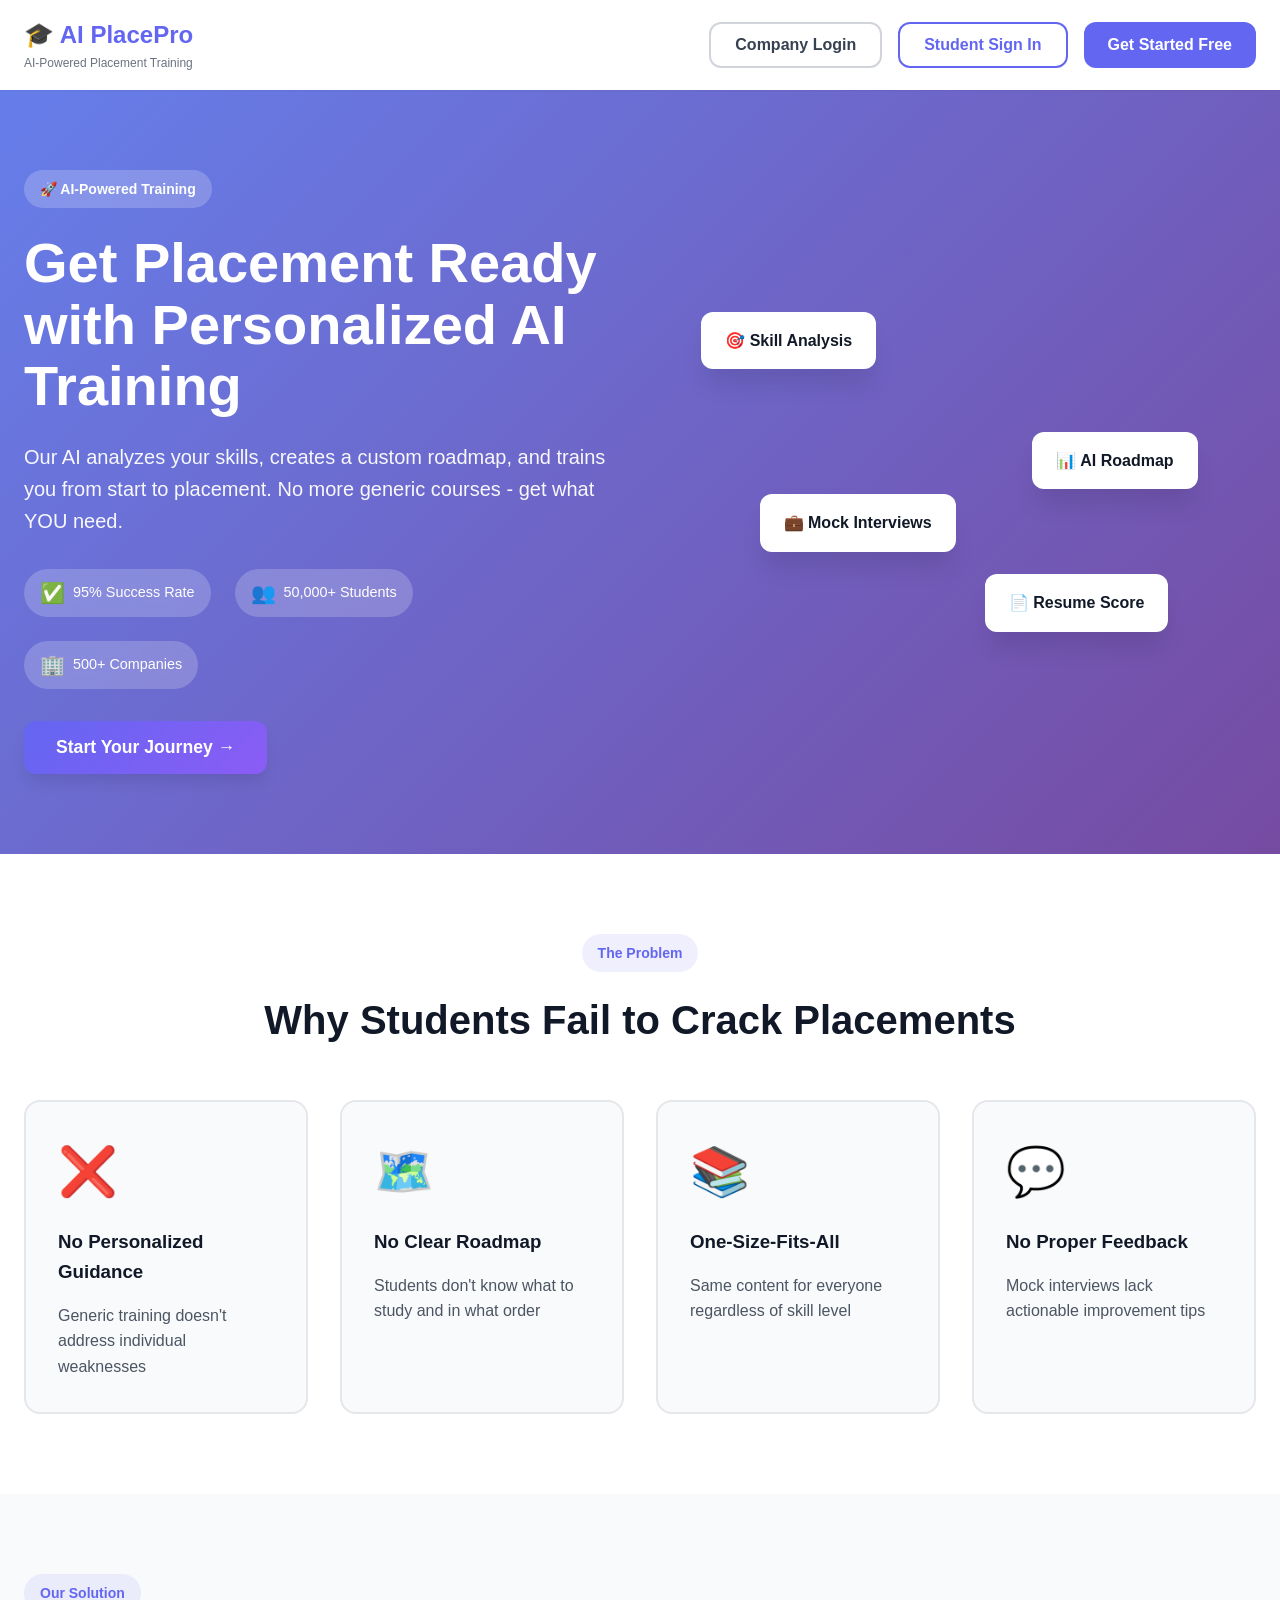
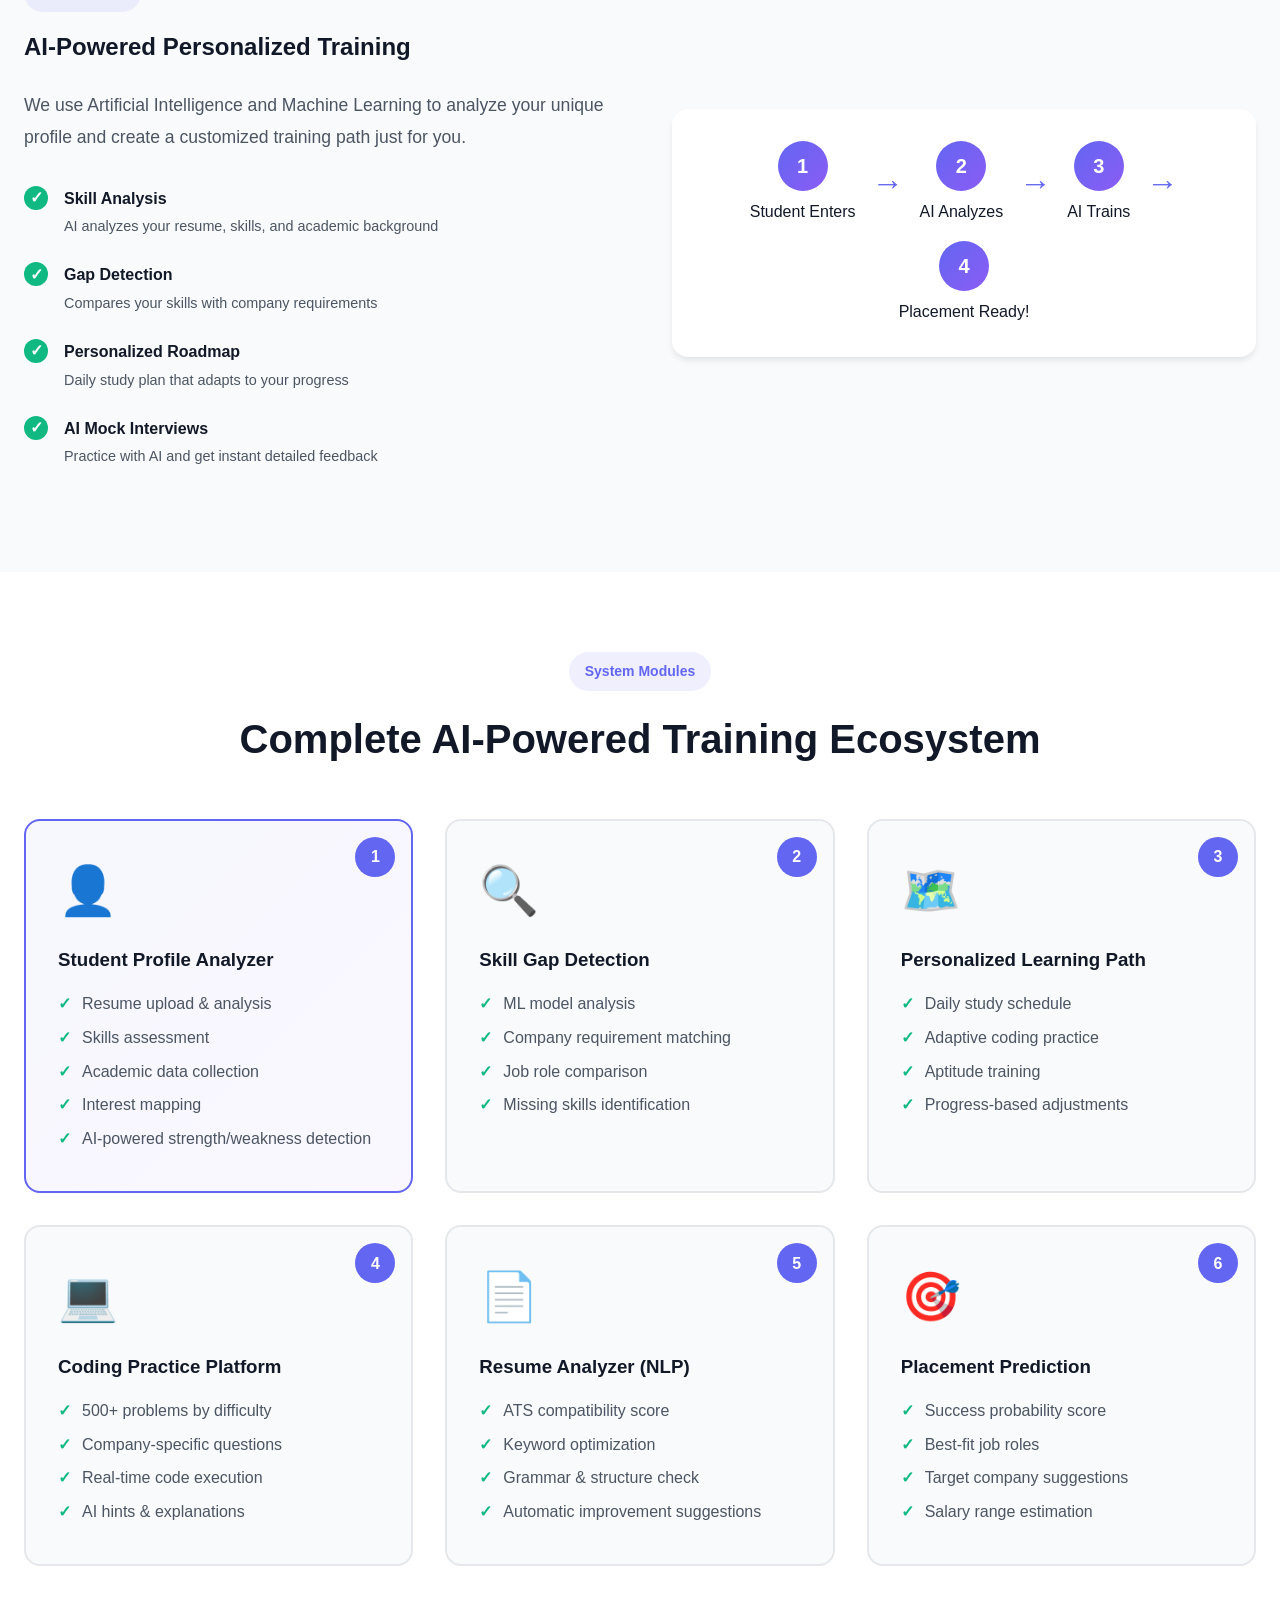
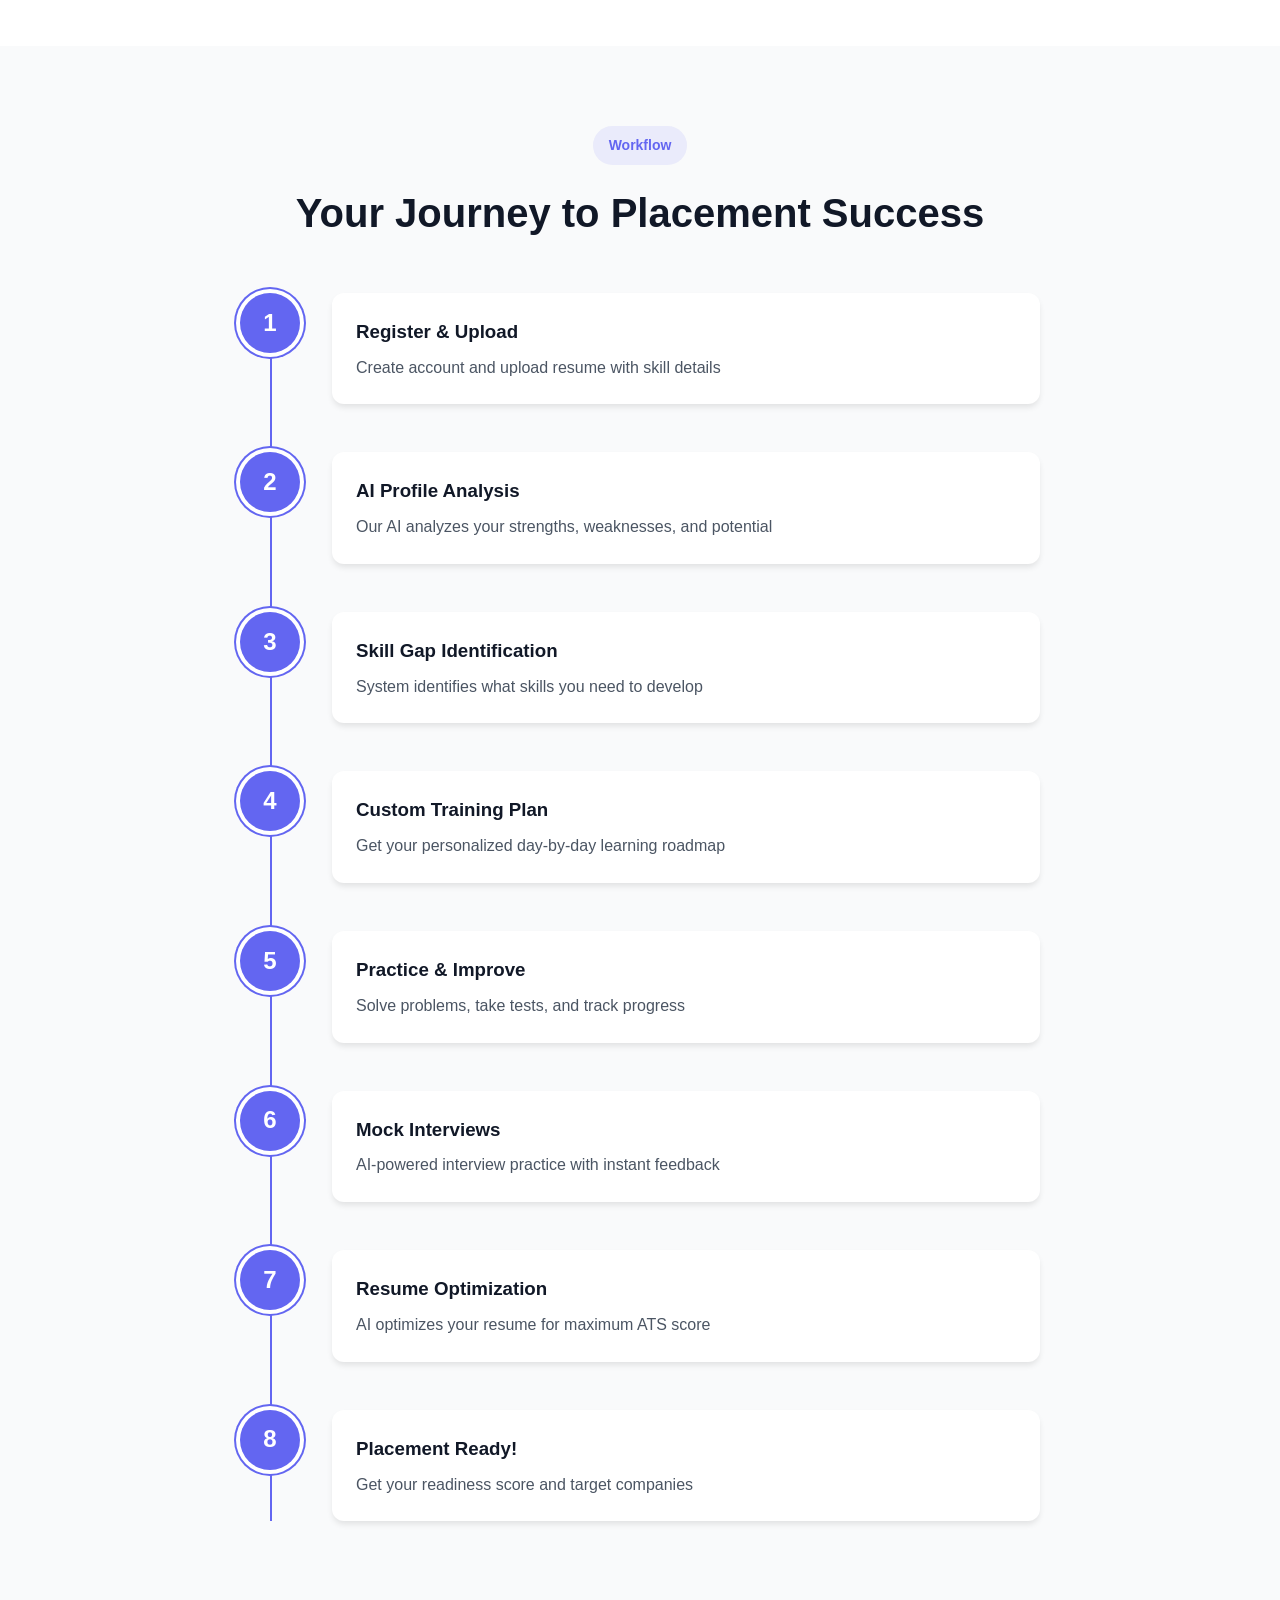
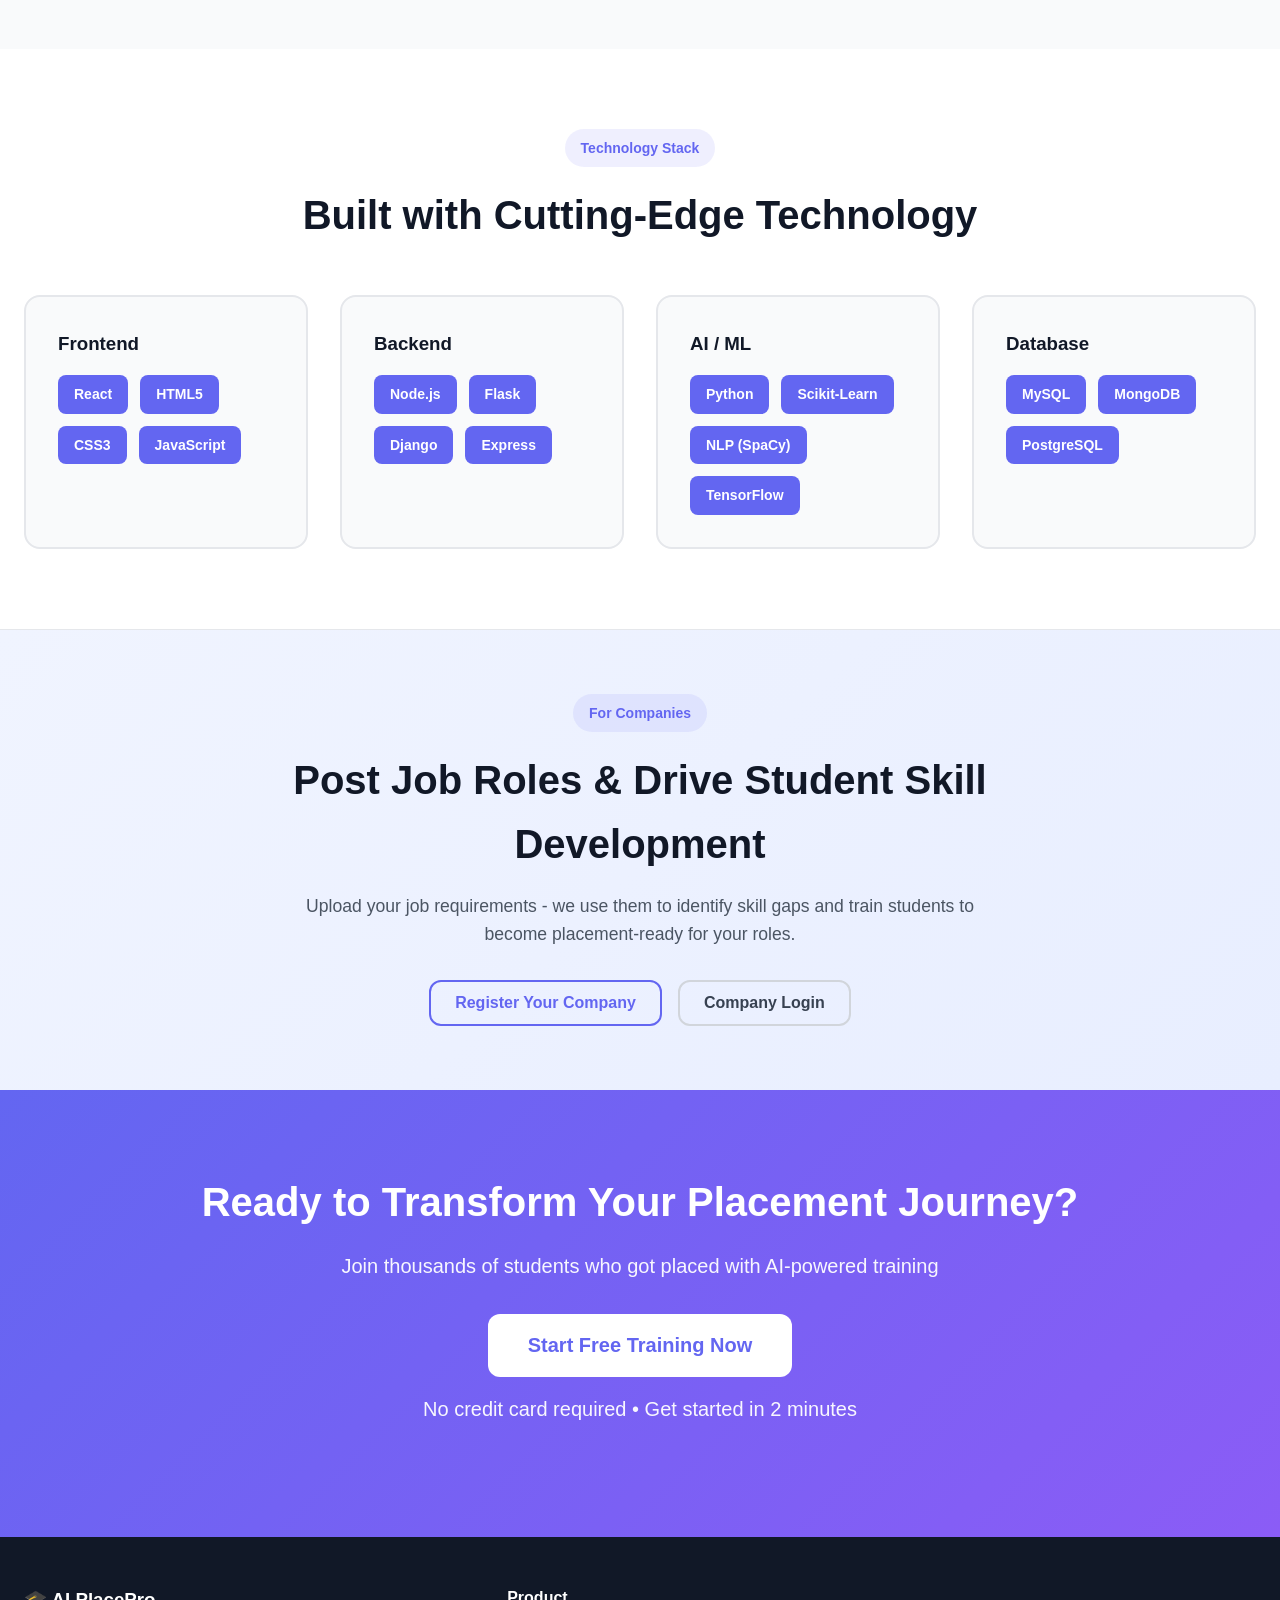
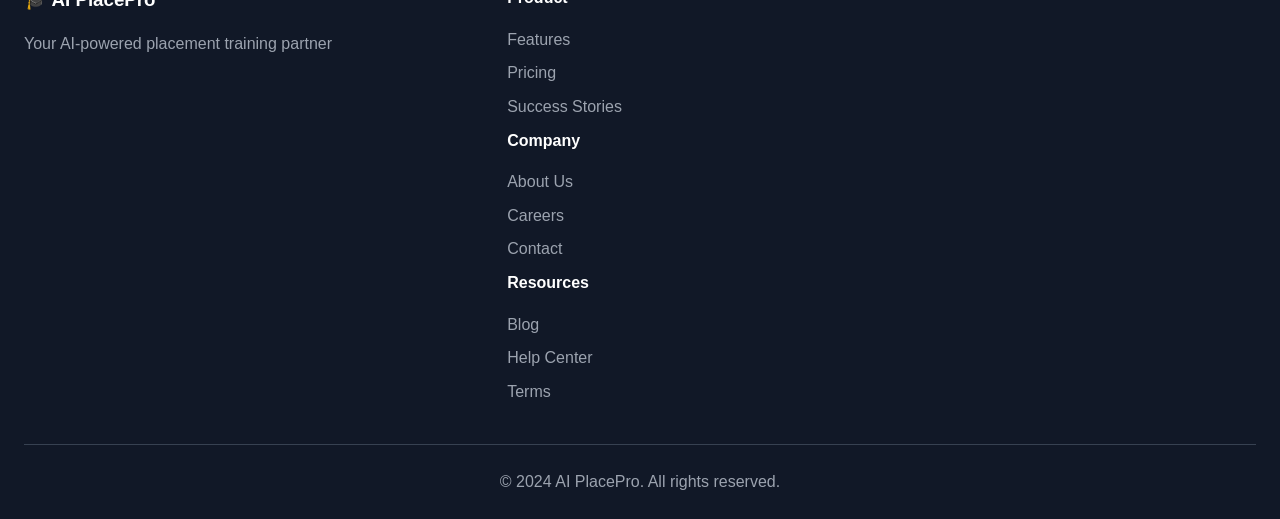
<file: index.html>
<!DOCTYPE html>
<html lang="en">
<head>
    <meta charset="UTF-8">
    <meta name="viewport" content="width=device-width, initial-scale=1.0">
    <title>AI PlacePro - End-to-End Placement Training System</title>
    <link rel="stylesheet" href="css/main.css">
    <link rel="stylesheet" href="css/landing.css">
</head>
<body>
    <!-- Navigation -->
    <nav class="navbar">
        <div class="container">
            <div class="logo">
                <h2>🎓 AI PlacePro</h2>
                <span class="tagline">AI-Powered Placement Training</span>
            </div>
            <div class="nav-buttons">
                <button class="btn-outline" onclick="window.location.href='pages/company-login.html'">Company Login</button>
                <button class="btn-secondary" onclick="window.location.href='pages/login.html'">Student Sign In</button>
                <button class="btn-primary" onclick="window.location.href='pages/signup.html'">Get Started Free</button>
            </div>
        </div>
    </nav>

    <!-- Hero Section -->
    <section class="hero">
        <div class="container">
            <div class="hero-content">
                <div class="badge">🚀 AI-Powered Training</div>
                <h1 class="hero-title">Get Placement Ready with Personalized AI Training</h1>
                <p class="hero-subtitle">Our AI analyzes your skills, creates a custom roadmap, and trains you from start to placement. No more generic courses - get what YOU need.</p>
                <div class="hero-stats">
                    <div class="stat-pill">
                        <span class="stat-icon">✅</span>
                        <span>95% Success Rate</span>
                    </div>
                    <div class="stat-pill">
                        <span class="stat-icon">👥</span>
                        <span>50,000+ Students</span>
                    </div>
                    <div class="stat-pill">
                        <span class="stat-icon">🏢</span>
                        <span>500+ Companies</span>
                    </div>
                </div>
                <button class="btn-cta" onclick="window.location.href='pages/signup.html'">Start Your Journey →</button>
            </div>
            <div class="hero-image">
                <div class="floating-card card-1">🎯 Skill Analysis</div>
                <div class="floating-card card-2">📊 AI Roadmap</div>
                <div class="floating-card card-3">💼 Mock Interviews</div>
                <div class="floating-card card-4">📄 Resume Score</div>
            </div>
        </div>
    </section>

    <!-- Problem Statement -->
    <section class="problem-section">
        <div class="container">
            <div class="section-header">
                <span class="section-badge">The Problem</span>
                <h2>Why Students Fail to Crack Placements</h2>
            </div>
            <div class="problem-grid">
                <div class="problem-card">
                    <div class="problem-icon">❌</div>
                    <h3>No Personalized Guidance</h3>
                    <p>Generic training doesn't address individual weaknesses</p>
                </div>
                <div class="problem-card">
                    <div class="problem-icon">🗺️</div>
                    <h3>No Clear Roadmap</h3>
                    <p>Students don't know what to study and in what order</p>
                </div>
                <div class="problem-card">
                    <div class="problem-icon">📚</div>
                    <h3>One-Size-Fits-All</h3>
                    <p>Same content for everyone regardless of skill level</p>
                </div>
                <div class="problem-card">
                    <div class="problem-icon">💬</div>
                    <h3>No Proper Feedback</h3>
                    <p>Mock interviews lack actionable improvement tips</p>
                </div>
            </div>
        </div>
    </section>

    <!-- Solution Section -->
    <section class="solution-section">
        <div class="container">
            <div class="solution-content">
                <div class="solution-text">
                    <span class="section-badge">Our Solution</span>
                    <h2>AI-Powered Personalized Training</h2>
                    <p class="solution-description">We use Artificial Intelligence and Machine Learning to analyze your unique profile and create a customized training path just for you.</p>
                    <div class="solution-features">
                        <div class="solution-feature">
                            <span class="check-icon">✓</span>
                            <div>
                                <h4>Skill Analysis</h4>
                                <p>AI analyzes your resume, skills, and academic background</p>
                            </div>
                        </div>
                        <div class="solution-feature">
                            <span class="check-icon">✓</span>
                            <div>
                                <h4>Gap Detection</h4>
                                <p>Compares your skills with company requirements</p>
                            </div>
                        </div>
                        <div class="solution-feature">
                            <span class="check-icon">✓</span>
                            <div>
                                <h4>Personalized Roadmap</h4>
                                <p>Daily study plan that adapts to your progress</p>
                            </div>
                        </div>
                        <div class="solution-feature">
                            <span class="check-icon">✓</span>
                            <div>
                                <h4>AI Mock Interviews</h4>
                                <p>Practice with AI and get instant detailed feedback</p>
                            </div>
                        </div>
                    </div>
                </div>
                <div class="solution-visual">
                    <div class="process-flow">
                        <div class="flow-step">
                            <div class="flow-number">1</div>
                            <p>Student Enters</p>
                        </div>
                        <div class="flow-arrow">→</div>
                        <div class="flow-step">
                            <div class="flow-number">2</div>
                            <p>AI Analyzes</p>
                        </div>
                        <div class="flow-arrow">→</div>
                        <div class="flow-step">
                            <div class="flow-number">3</div>
                            <p>AI Trains</p>
                        </div>
                        <div class="flow-arrow">→</div>
                        <div class="flow-step">
                            <div class="flow-number">4</div>
                            <p>Placement Ready!</p>
                        </div>
                    </div>
                </div>
            </div>
        </div>
    </section>

    <!-- System Modules -->
    <section class="modules-section">
        <div class="container">
            <div class="section-header">
                <span class="section-badge">System Modules</span>
                <h2>Complete AI-Powered Training Ecosystem</h2>
            </div>
            <div class="modules-grid">
                <div class="module-card featured">
                    <div class="module-number">1</div>
                    <div class="module-icon">👤</div>
                    <h3>Student Profile Analyzer</h3>
                    <ul>
                        <li>Resume upload & analysis</li>
                        <li>Skills assessment</li>
                        <li>Academic data collection</li>
                        <li>Interest mapping</li>
                        <li>AI-powered strength/weakness detection</li>
                    </ul>
                </div>

                <div class="module-card">
                    <div class="module-number">2</div>
                    <div class="module-icon">🔍</div>
                    <h3>Skill Gap Detection</h3>
                    <ul>
                        <li>ML model analysis</li>
                        <li>Company requirement matching</li>
                        <li>Job role comparison</li>
                        <li>Missing skills identification</li>
                    </ul>
                </div>

                <div class="module-card">
                    <div class="module-number">3</div>
                    <div class="module-icon">🗺️</div>
                    <h3>Personalized Learning Path</h3>
                    <ul>
                        <li>Daily study schedule</li>
                        <li>Adaptive coding practice</li>
                        <li>Aptitude training</li>
                        <li>Progress-based adjustments</li>
                    </ul>
                </div>

                <div class="module-card">
                    <div class="module-number">4</div>
                    <div class="module-icon">💻</div>
                    <h3>Coding Practice Platform</h3>
                    <ul>
                        <li>500+ problems by difficulty</li>
                        <li>Company-specific questions</li>
                        <li>Real-time code execution</li>
                        <li>AI hints & explanations</li>
                    </ul>
                </div>

                <div class="module-card">
                    <div class="module-number">5</div>
                    <div class="module-icon">📄</div>
                    <h3>Resume Analyzer (NLP)</h3>
                    <ul>
                        <li>ATS compatibility score</li>
                        <li>Keyword optimization</li>
                        <li>Grammar & structure check</li>
                        <li>Automatic improvement suggestions</li>
                    </ul>
                </div>

                <div class="module-card">
                    <div class="module-number">6</div>
                    <div class="module-icon">🎯</div>
                    <h3>Placement Prediction</h3>
                    <ul>
                        <li>Success probability score</li>
                        <li>Best-fit job roles</li>
                        <li>Target company suggestions</li>
                        <li>Salary range estimation</li>
                    </ul>
                </div>
            </div>
        </div>
    </section>

    <!-- How It Works -->
    <section class="workflow-section">
        <div class="container">
            <div class="section-header">
                <span class="section-badge">Workflow</span>
                <h2>Your Journey to Placement Success</h2>
            </div>
            <div class="workflow-timeline">
                <div class="timeline-item">
                    <div class="timeline-marker">1</div>
                    <div class="timeline-content">
                        <h3>Register & Upload</h3>
                        <p>Create account and upload resume with skill details</p>
                    </div>
                </div>
                <div class="timeline-item">
                    <div class="timeline-marker">2</div>
                    <div class="timeline-content">
                        <h3>AI Profile Analysis</h3>
                        <p>Our AI analyzes your strengths, weaknesses, and potential</p>
                    </div>
                </div>
                <div class="timeline-item">
                    <div class="timeline-marker">3</div>
                    <div class="timeline-content">
                        <h3>Skill Gap Identification</h3>
                        <p>System identifies what skills you need to develop</p>
                    </div>
                </div>
                <div class="timeline-item">
                    <div class="timeline-marker">4</div>
                    <div class="timeline-content">
                        <h3>Custom Training Plan</h3>
                        <p>Get your personalized day-by-day learning roadmap</p>
                    </div>
                </div>
                <div class="timeline-item">
                    <div class="timeline-marker">5</div>
                    <div class="timeline-content">
                        <h3>Practice & Improve</h3>
                        <p>Solve problems, take tests, and track progress</p>
                    </div>
                </div>
                <div class="timeline-item">
                    <div class="timeline-marker">6</div>
                    <div class="timeline-content">
                        <h3>Mock Interviews</h3>
                        <p>AI-powered interview practice with instant feedback</p>
                    </div>
                </div>
                <div class="timeline-item">
                    <div class="timeline-marker">7</div>
                    <div class="timeline-content">
                        <h3>Resume Optimization</h3>
                        <p>AI optimizes your resume for maximum ATS score</p>
                    </div>
                </div>
                <div class="timeline-item">
                    <div class="timeline-marker">8</div>
                    <div class="timeline-content">
                        <h3>Placement Ready!</h3>
                        <p>Get your readiness score and target companies</p>
                    </div>
                </div>
            </div>
        </div>
    </section>

    <!-- Technologies -->
    <section class="tech-section">
        <div class="container">
            <div class="section-header">
                <span class="section-badge">Technology Stack</span>
                <h2>Built with Cutting-Edge Technology</h2>
            </div>
            <div class="tech-grid">
                <div class="tech-category">
                    <h3>Frontend</h3>
                    <div class="tech-tags">
                        <span class="tech-tag">React</span>
                        <span class="tech-tag">HTML5</span>
                        <span class="tech-tag">CSS3</span>
                        <span class="tech-tag">JavaScript</span>
                    </div>
                </div>
                <div class="tech-category">
                    <h3>Backend</h3>
                    <div class="tech-tags">
                        <span class="tech-tag">Node.js</span>
                        <span class="tech-tag">Flask</span>
                        <span class="tech-tag">Django</span>
                        <span class="tech-tag">Express</span>
                    </div>
                </div>
                <div class="tech-category">
                    <h3>AI / ML</h3>
                    <div class="tech-tags">
                        <span class="tech-tag">Python</span>
                        <span class="tech-tag">Scikit-Learn</span>
                        <span class="tech-tag">NLP (SpaCy)</span>
                        <span class="tech-tag">TensorFlow</span>
                    </div>
                </div>
                <div class="tech-category">
                    <h3>Database</h3>
                    <div class="tech-tags">
                        <span class="tech-tag">MySQL</span>
                        <span class="tech-tag">MongoDB</span>
                        <span class="tech-tag">PostgreSQL</span>
                    </div>
                </div>
            </div>
        </div>
    </section>

    <!-- For Companies Section -->
    <section class="companies-section">
        <div class="container">
            <div class="section-header">
                <span class="section-badge">For Companies</span>
                <h2>Post Job Roles & Drive Student Skill Development</h2>
                <p>Upload your job requirements - we use them to identify skill gaps and train students to become placement-ready for your roles.</p>
            </div>
            <div class="companies-cta">
                <button class="btn-secondary" onclick="window.location.href='pages/company-signup.html'">Register Your Company</button>
                <button class="btn-outline" onclick="window.location.href='pages/company-login.html'">Company Login</button>
            </div>
        </div>
    </section>

    <!-- CTA Section -->
    <section class="cta-section">
        <div class="container">
            <div class="cta-content">
                <h2>Ready to Transform Your Placement Journey?</h2>
                <p>Join thousands of students who got placed with AI-powered training</p>
                <button class="btn-cta-large" onclick="window.location.href='pages/signup.html'">Start Free Training Now</button>
                <p class="cta-note">No credit card required • Get started in 2 minutes</p>
            </div>
        </div>
    </section>

    <!-- Footer -->
    <footer class="footer">
        <div class="container">
            <div class="footer-content">
                <div class="footer-brand">
                    <h3>🎓 AI PlacePro</h3>
                    <p>Your AI-powered placement training partner</p>
                </div>
                <div class="footer-links">
                    <div class="footer-column">
                        <h4>Product</h4>
                        <a href="#">Features</a>
                        <a href="#">Pricing</a>
                        <a href="#">Success Stories</a>
                    </div>
                    <div class="footer-column">
                        <h4>Company</h4>
                        <a href="#">About Us</a>
                        <a href="#">Careers</a>
                        <a href="#">Contact</a>
                    </div>
                    <div class="footer-column">
                        <h4>Resources</h4>
                        <a href="#">Blog</a>
                        <a href="#">Help Center</a>
                        <a href="#">Terms</a>
                    </div>
                </div>
            </div>
            <div class="footer-bottom">
                <p>&copy; 2024 AI PlacePro. All rights reserved.</p>
            </div>
        </div>
    </footer>

    <script src="js/main.js"></script>
</body>
</html>
</file>
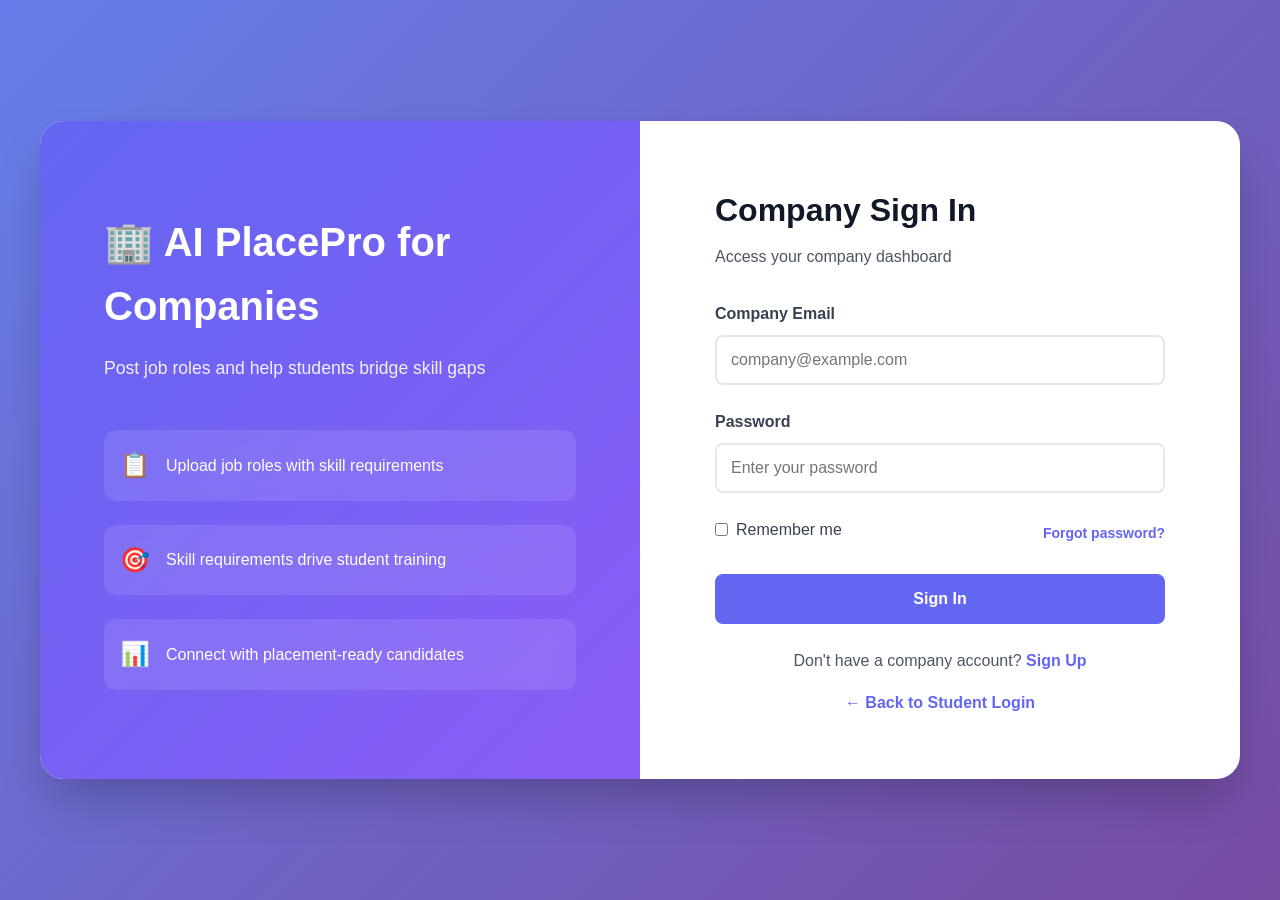
<file: pages/company-dashboard.html>
<!DOCTYPE html>
<html lang="en">
<head>
    <meta charset="UTF-8">
    <meta name="viewport" content="width=device-width, initial-scale=1.0">
    <title>Company Dashboard - AI PlacePro</title>
    <link rel="stylesheet" href="../css/main.css">
    <link rel="stylesheet" href="../css/dashboard.css">
</head>
<body>
    <nav class="dashboard-navbar">
        <div class="navbar-container">
            <div class="navbar-left">
                <div class="logo">
                    <h2>🏢 AI PlacePro - Company</h2>
                </div>
            </div>
            <div class="navbar-right">
                <div class="user-menu">
                    <div class="user-avatar" onclick="toggleCompanyMenu()">
                        <span id="companyInitials">CO</span>
                    </div>
                    <div class="user-dropdown" id="companyDropdown">
                        <div class="dropdown-header">
                            <p class="user-name" id="companyName">Company</p>
                            <p class="user-email" id="companyEmail">email@company.com</p>
                        </div>
                        <div class="dropdown-divider"></div>
                        <a href="#" class="dropdown-item" onclick="handleCompanyLogout()">🚪 Logout</a>
                    </div>
                </div>
            </div>
        </div>
    </nav>

    <div class="dashboard-container">
        <aside class="sidebar">
            <ul class="nav-menu">
                <li class="nav-item active" onclick="showCompanySection('jobs', this)">
                    <span class="nav-icon">📋</span>
                    <span class="nav-text">Job Roles</span>
                </li>
                <li class="nav-item" onclick="showCompanySection('add', this)">
                    <span class="nav-icon">➕</span>
                    <span class="nav-text">Add Job Role</span>
                </li>
            </ul>
        </aside>

        <main class="main-content">
            <section id="jobsSection" class="content-section active">
                <div class="page-header">
                    <div>
                        <h1>Your Job Roles</h1>
                        <p class="page-subtitle">Job requirements are used to identify skill gaps for students</p>
                    </div>
                </div>
                <div id="jobRolesList" class="job-roles-list">
                    <!-- Populated by JS -->
                </div>
            </section>

            <section id="addSection" class="content-section" style="display: none;">
                <div class="page-header">
                    <div>
                        <h1>Add Job Role</h1>
                        <p class="page-subtitle">Add job roles with skill requirements - students will see these as targets</p>
                    </div>
                </div>
                <div class="company-form-card">
                    <form id="jobRoleForm" onsubmit="handleAddJobRole(event)">
                        <div class="form-group">
                            <label for="jobTitle">Job Title *</label>
                            <input type="text" id="jobTitle" placeholder="e.g. Software Engineer, Data Analyst" required>
                        </div>
                        <div class="form-group">
                            <label for="jobDepartment">Department</label>
                            <input type="text" id="jobDepartment" placeholder="e.g. Engineering, Analytics">
                        </div>
                        <div class="form-group">
                            <label for="experience">Experience Required</label>
                            <input type="text" id="experience" placeholder="e.g. 0-2 years, Fresher, 2-5 years">
                        </div>
                        <div class="form-group">
                            <label for="skillsRequired">Required Skills * (comma-separated)</label>
                            <textarea id="skillsRequired" rows="4" placeholder="e.g. Python, JavaScript, React, SQL, Data Structures, System Design, Git, Docker" required></textarea>
                            <small class="form-hint">List all technical and soft skills required for this role. These will be used for student skill gap analysis.</small>
                        </div>
                        <div class="form-group">
                            <label for="niceToHave">Nice to Have (comma-separated)</label>
                            <textarea id="niceToHave" rows="2" placeholder="e.g. AWS, Kubernetes, Redis"></textarea>
                        </div>
                        <div class="form-group">
                            <label for="jobDescription">Job Description (optional)</label>
                            <textarea id="jobDescription" rows="3" placeholder="Brief description of the role"></textarea>
                        </div>
                        <button type="submit" class="btn-primary">Add Job Role</button>
                    </form>
                </div>
            </section>
        </main>
    </div>

    <script src="../js/api.js"></script>
    <script src="../js/company-auth.js"></script>
    <script src="../js/company-dashboard.js"></script>
</body>
</html>
</file>
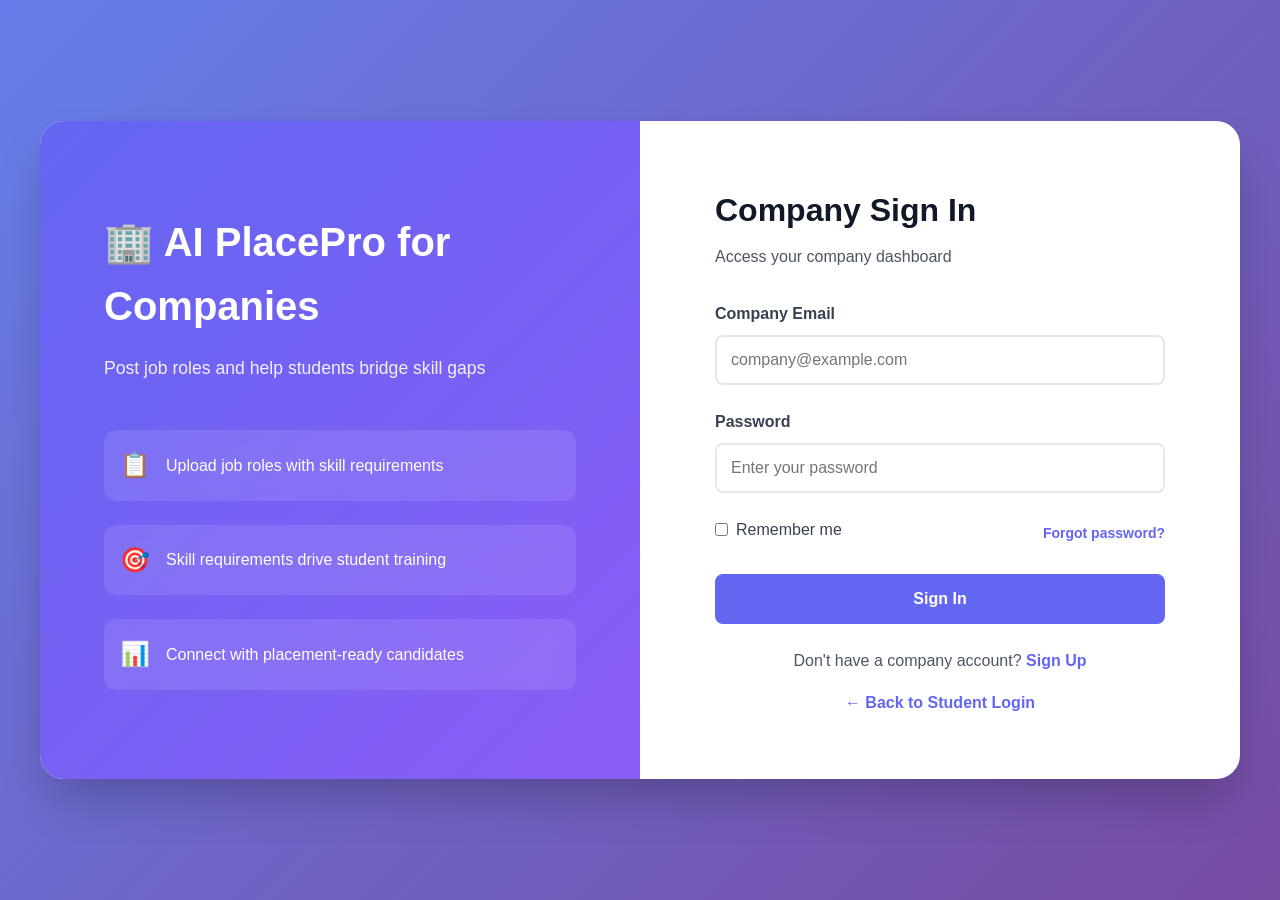
<file: pages/company-login.html>
<!DOCTYPE html>
<html lang="en">
<head>
    <meta charset="UTF-8">
    <meta name="viewport" content="width=device-width, initial-scale=1.0">
    <title>Company Sign In - AI PlacePro</title>
    <link rel="stylesheet" href="../css/main.css">
    <link rel="stylesheet" href="../css/auth.css">
</head>
<body class="auth-page">
    <div class="auth-container">
        <div class="auth-left">
            <div class="auth-brand">
                <h2>🏢 AI PlacePro for Companies</h2>
                <p>Post job roles and help students bridge skill gaps</p>
            </div>
            <div class="auth-features">
                <div class="feature-item">
                    <span class="feature-icon">📋</span>
                    <p>Upload job roles with skill requirements</p>
                </div>
                <div class="feature-item">
                    <span class="feature-icon">🎯</span>
                    <p>Skill requirements drive student training</p>
                </div>
                <div class="feature-item">
                    <span class="feature-icon">📊</span>
                    <p>Connect with placement-ready candidates</p>
                </div>
            </div>
        </div>
        <div class="auth-right">
            <div class="auth-box">
                <h1>Company Sign In</h1>
                <p class="auth-subtitle">Access your company dashboard</p>
                
                <form id="companyLoginForm" onsubmit="handleCompanyLogin(event)">
                    <div class="form-group">
                        <label for="email">Company Email</label>
                        <input type="email" id="email" placeholder="company@example.com" required>
                    </div>
                    
                    <div class="form-group">
                        <label for="password">Password</label>
                        <input type="password" id="password" placeholder="Enter your password" required>
                    </div>
                    
                    <div class="form-options">
                        <label class="checkbox-label">
                            <input type="checkbox" id="remember">
                            <span>Remember me</span>
                        </label>
                        <a href="#" class="forgot-link">Forgot password?</a>
                    </div>
                    
                    <button type="submit" class="btn-submit">Sign In</button>
                </form>
                
                <div class="auth-footer">
                    <p>Don't have a company account? <a href="company-signup.html">Sign Up</a></p>
                </div>
                
                <div class="auth-footer" style="margin-top: 1rem;">
                    <p><a href="login.html">← Back to Student Login</a></p>
                </div>
            </div>
        </div>
    </div>
    
    <script src="../js/api.js"></script>
    <script src="../js/company-auth.js"></script>
</body>
</html>
</file>
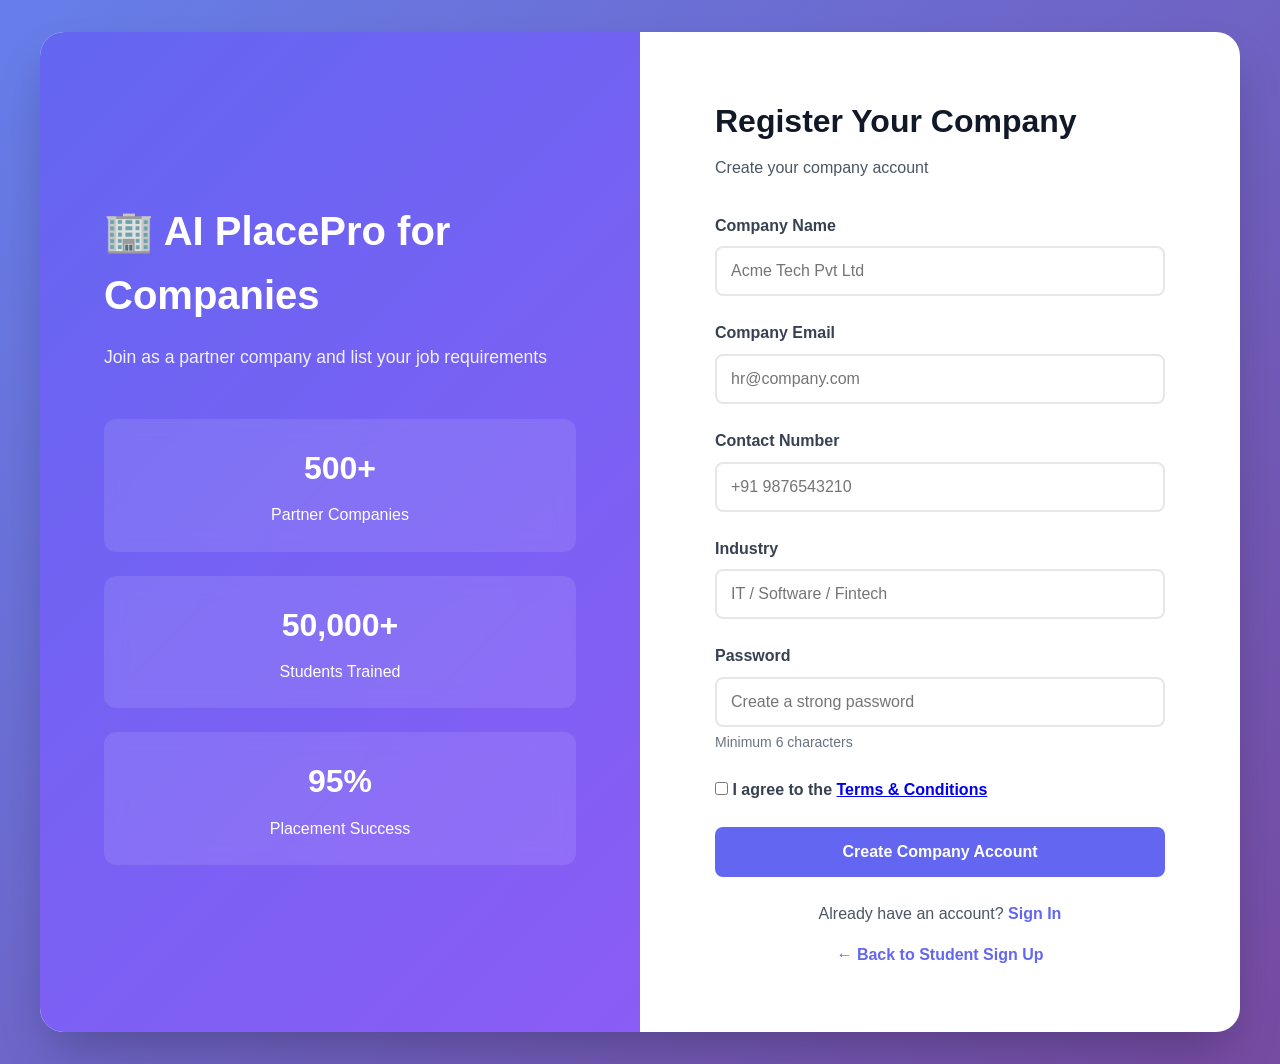
<file: pages/company-signup.html>
<!DOCTYPE html>
<html lang="en">
<head>
    <meta charset="UTF-8">
    <meta name="viewport" content="width=device-width, initial-scale=1.0">
    <title>Company Sign Up - AI PlacePro</title>
    <link rel="stylesheet" href="../css/main.css">
    <link rel="stylesheet" href="../css/auth.css">
</head>
<body class="auth-page">
    <div class="auth-container">
        <div class="auth-left">
            <div class="auth-brand">
                <h2>🏢 AI PlacePro for Companies</h2>
                <p>Join as a partner company and list your job requirements</p>
            </div>
            <div class="auth-stats">
                <div class="stat-box">
                    <h3>500+</h3>
                    <p>Partner Companies</p>
                </div>
                <div class="stat-box">
                    <h3>50,000+</h3>
                    <p>Students Trained</p>
                </div>
                <div class="stat-box">
                    <h3>95%</h3>
                    <p>Placement Success</p>
                </div>
            </div>
        </div>
        <div class="auth-right">
            <div class="auth-box">
                <h1>Register Your Company</h1>
                <p class="auth-subtitle">Create your company account</p>
                
                <form id="companySignupForm" onsubmit="handleCompanySignup(event)">
                    <div class="form-group">
                        <label for="companyName">Company Name</label>
                        <input type="text" id="companyName" placeholder="Acme Tech Pvt Ltd" required>
                    </div>
                    
                    <div class="form-group">
                        <label for="email">Company Email</label>
                        <input type="email" id="email" placeholder="hr@company.com" required>
                    </div>
                    
                    <div class="form-group">
                        <label for="phone">Contact Number</label>
                        <input type="tel" id="phone" placeholder="+91 9876543210" required>
                    </div>
                    
                    <div class="form-group">
                        <label for="industry">Industry</label>
                        <input type="text" id="industry" placeholder="IT / Software / Fintech" required>
                    </div>
                    
                    <div class="form-group">
                        <label for="password">Password</label>
                        <input type="password" id="password" placeholder="Create a strong password" required minlength="6">
                        <small class="password-hint">Minimum 6 characters</small>
                    </div>
                    
                    <div class="form-group">
                        <label class="checkbox-label">
                            <input type="checkbox" id="terms" required>
                            <span>I agree to the <a href="#">Terms & Conditions</a></span>
                        </label>
                    </div>
                    
                    <button type="submit" class="btn-submit">Create Company Account</button>
                </form>
                
                <div class="auth-footer">
                    <p>Already have an account? <a href="company-login.html">Sign In</a></p>
                </div>
                
                <div class="auth-footer" style="margin-top: 1rem;">
                    <p><a href="signup.html">← Back to Student Sign Up</a></p>
                </div>
            </div>
        </div>
    </div>
    
    <script src="../js/api.js"></script>
    <script src="../js/company-auth.js"></script>
</body>
</html>
</file>
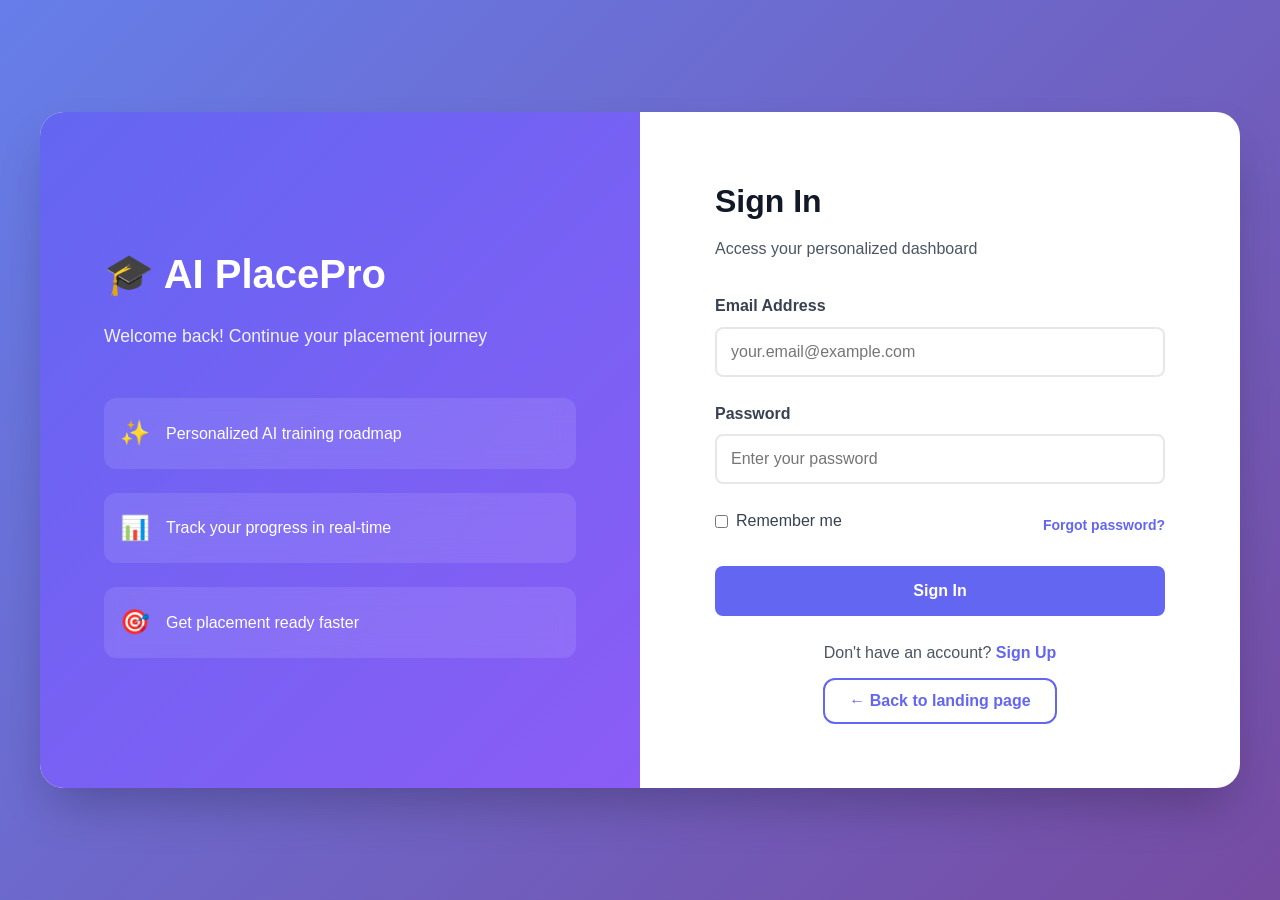
<file: pages/dashboard.html>
<!DOCTYPE html>
<html lang="en">
<head>
    <meta charset="UTF-8">
    <meta name="viewport" content="width=device-width, initial-scale=1.0">
    <title>Dashboard - AI PlacePro</title>
    <link rel="stylesheet" href="../css/main.css">
    <link rel="stylesheet" href="../css/dashboard.css">
</head>
<body>
    <!-- Top Navigation -->
    <nav class="dashboard-navbar">
        <div class="navbar-container">
            <div class="navbar-left">
                <div class="logo">
                    <h2>🎓 AI PlacePro</h2>
                </div>
                <div class="search-bar">
                    <input type="text" placeholder="Search courses, skills, interviews...">
                    <span class="search-icon">🔍</span>
                </div>
            </div>
            <div class="navbar-right">
                <div class="notification-icon">
                    <span>🔔</span>
                    <span class="notification-badge">3</span>
                </div>
                <div class="user-menu">
                    <div class="user-avatar" onclick="toggleUserMenu()">
                        <span id="userInitials">JD</span>
                    </div>
                    <div class="user-dropdown" id="userDropdown">
                        <div class="dropdown-header">
                            <p class="user-name" id="userName">John Doe</p>
                            <p class="user-email" id="userEmail">[email&#160;protected]</p>
                        </div>
                        <div class="dropdown-divider"></div>
                        <a href="profile.html" class="dropdown-item">👤 My Profile</a>
                        <a href="settings.html" class="dropdown-item">⚙️ Settings</a>
                        <div class="dropdown-divider"></div>
                        <a href="#" class="dropdown-item" onclick="handleLogout()">🚪 Logout</a>
                    </div>
                </div>
            </div>
        </div>
    </nav>

    <!-- Main Container -->
    <div class="dashboard-container">
        <!-- Sidebar -->
        <aside class="sidebar">
            <ul class="nav-menu">
                <li class="nav-item active" onclick="showSection('home', this)">
                    <span class="nav-icon">🏠</span>
                    <span class="nav-text">Dashboard</span>
                </li>
                <li class="nav-item" onclick="showSection('profile', this)">
                    <span class="nav-icon">👤</span>
                    <span class="nav-text">Profile Analysis</span>
                </li>
                <li class="nav-item" onclick="showSection('resume', this)">
                    <span class="nav-icon">📄</span>
                    <span class="nav-text">Resume Analyzer</span>
                </li>
                <li class="nav-item" onclick="showSection('missing', this)">
                    <span class="nav-icon">⚠️</span>
                    <span class="nav-text">Missing Requirements</span>
                </li>
                <li class="nav-item" onclick="showSection('study', this)">
                    <span class="nav-icon">📚</span>
                    <span class="nav-text">Study Plan</span>
                </li>
                <li class="nav-item" onclick="showSection('practice', this)">
                    <span class="nav-icon">💻</span>
                    <span class="nav-text">Coding Practice</span>
                </li>
                <li class="nav-item" onclick="showSection('skills', this)">
                    <span class="nav-icon">📊</span>
                    <span class="nav-text">Skills Assessment</span>
                </li>
                <li class="nav-item" onclick="showSection('interview', this)">
                    <span class="nav-icon">💼</span>
                    <span class="nav-text">Mock Interviews</span>
                </li>
                <li class="nav-item" onclick="showSection('prediction', this)">
                    <span class="nav-icon">🎯</span>
                    <span class="nav-text">Placement Prediction</span>
                </li>
            </ul>
        </aside>

        <!-- Main Content -->
        <main class="main-content">
            <!-- Dashboard Home Section -->
            <section id="homeSection" class="content-section active">
                <div class="page-header">
                    <div>
                        <h1>Welcome Back, <span id="welcomeName">John</span>! 👋</h1>
                        <p class="page-subtitle">Here's your placement training progress</p>
                    </div>
                    <button class="btn-primary" onclick="showSection('resume', null)">
                        <span>📄</span> Upload Resume
                    </button>
                </div>

                <!-- Stats Cards -->
                <div class="stats-grid">
                    <div class="stat-card">
                        <div class="stat-icon blue">📈</div>
                        <div class="stat-info">
                            <h3>Resume Score</h3>
                            <p class="stat-value" id="resumeScore">--</p>
                            <span class="stat-change" id="resumeScoreStatus">Upload resume to see score</span>
                        </div>
                    </div>
                    <div class="stat-card">
                        <div class="stat-icon green">✅</div>
                        <div class="stat-info">
                            <h3>Skills Found</h3>
                            <p class="stat-value" id="skillsFoundCount">--</p>
                            <span class="stat-change" id="skillsFoundStatus">From resume analysis</span>
                        </div>
                    </div>
                    <div class="stat-card">
                        <div class="stat-icon purple">💻</div>
                        <div class="stat-info">
                            <h3>Missing Skills</h3>
                            <p class="stat-value" id="missingSkillsCount">--</p>
                            <span class="stat-change" id="missingSkillsStatus">Need to add</span>
                        </div>
                    </div>
                    <div class="stat-card">
                        <div class="stat-icon orange">🎯</div>
                        <div class="stat-info">
                            <h3>ATS Score</h3>
                            <p class="stat-value" id="atsScoreValue">--</p>
                            <span class="stat-change" id="atsScoreStatus">Compatibility rating</span>
                        </div>
                    </div>
                </div>

                <!-- Analysis Cards -->
                <div class="analysis-grid">
                    <!-- Strengths -->
                    <div class="analysis-card strengths">
                        <div class="card-header">
                            <h2>💪 Your Skills (From Resume)</h2>
                            <div class="card-header-actions">
                                <button class="btn-secondary btn-sm" type="button" onclick="openResumeSkillsModal()" id="viewAllSkillsBtn">
                                    View all
                                </button>
                                <span class="badge success" id="strengthsBadge">Analyzed</span>
                            </div>
                        </div>
                        <div class="skills-list" id="strengthsList">
                            <p style="text-align: center; padding: 2rem; color: var(--gray-500);">
                                Upload your resume to see your skills analysis
                            </p>
                        </div>
                    </div>

                    <!-- Missing Skills for Selected Job (only company job requirements) -->
                    <div class="analysis-card weaknesses">
                        <div class="card-header">
                            <h2 id="missingSkillsTitle">⚠️ Missing Skills for Job</h2>
                            <span class="badge warning" id="missingBadge">Action Needed</span>
                        </div>
                        <div class="missing-skills-dropdown-wrap" id="missingSkillsDropdownWrap" style="display:none;">
                            <label for="missingSkillsJobSelect">Select job:</label>
                            <select id="missingSkillsJobSelect" class="missing-skills-select">
                                <option value="">Select company & job...</option>
                            </select>
                        </div>
                        <p class="missing-skills-hint" id="missingSkillsHint" style="display:none; font-size:0.9rem; color:var(--gray-600); margin:1rem 0;"></p>
                        <div class="skills-list" id="missingSkillsList">
                            <p style="text-align: center; padding: 2rem; color: var(--gray-500);">Select a job to see required skills you're missing.</p>
                        </div>
                        <button class="btn-action" onclick="showSection('missing', null)">
                            View Missing Skills by Job →
                        </button>
                    </div>
                </div>

                <!-- Matching Job Roles -->
                <div class="jobs-card">
                    <h3>🎯 Matching Job Roles</h3>
                    <p class="jobs-subtitle">Based on your resume and company-posted requirements</p>
                    <div id="jobMatchesList">
                        <p style="text-align: center; padding: 2rem; color: var(--gray-500);">
                            Upload your resume and ensure companies have added job roles to see your match scores.
                        </p>
                    </div>
                </div>
            </section>

            <!-- Other sections will be loaded via other page files -->
            <section id="profileSection" class="content-section" style="display: none;">
                <h1>Profile Analysis</h1>
                <p>This section will be loaded from profile.html</p>
            </section>

            <section id="skillsSection" class="content-section" style="display: none;">
                <h1>Skills Assessment</h1>
                <p>This section will be loaded from skills.html</p>
            </section>

            <section id="missingSection" class="content-section" style="display: none;">
                <div class="page-header">
                    <div>
                        <h1>⚠️ Missing Skills & Requirements</h1>
                        <p class="page-subtitle">Skills and requirements that need to be added to your resume</p>
                    </div>
                </div>
                <div id="missingSkillsContent">
                    <p>Upload your resume to see missing skills and requirements.</p>
                </div>
            </section>

            <section id="studySection" class="content-section" style="display: none;">
                <div class="page-header">
                    <div>
                        <h1>📚 Personalized Study Plan</h1>
                        <p class="page-subtitle">AI-generated study notes for your missing skills</p>
                    </div>
                </div>
                <div id="studyPlanContentWrap">
                    <p>Select a company & job to see your personalized study plan.</p>
                </div>
            </section>


            <section id="practiceSection" class="content-section" style="display: none;">
                <h1>Coding Practice</h1>
                <p>This section will be loaded from practice.html</p>
            </section>

            <section id="resumeSection" class="content-section" style="display: none;">
                <h1>Resume Analyzer</h1>
                <p>This section will be loaded from resume.html</p>
            </section>

            <section id="interviewSection" class="content-section" style="display: none;">
                <h1>Mock Interviews</h1>
                <p>This section will be loaded from interview.html</p>
            </section>

            <section id="predictionSection" class="content-section" style="display: none;">
                <h1>Placement Prediction</h1>
                <p>This section will be loaded from prediction.html</p>
            </section>
        </main>
    </div>

    <!-- Resume skills modal -->
    <div id="resumeSkillsModal" class="modal-overlay" style="display:none;" role="dialog" aria-modal="true" aria-labelledby="resumeSkillsModalTitle">
        <div class="modal-card">
            <div class="modal-header">
                <h3 id="resumeSkillsModalTitle">Resume Skills</h3>
                <button class="modal-close" type="button" onclick="closeResumeSkillsModal()" aria-label="Close">×</button>
            </div>
            <div class="modal-body">
                <div class="modal-section">
                    <div class="modal-section-header">
                        <h4>All skills found</h4>
                        <span class="modal-meta" id="resumeSkillsCountMeta"></span>
                    </div>
                    <div id="resumeSkillsModalList" class="modal-skills-grid"></div>
                </div>
                <div class="modal-divider"></div>
                <div class="modal-section">
                    <div class="modal-section-header">
                        <h4>Compatibility with company roles</h4>
                        <span class="modal-meta">based on required skills</span>
                    </div>
                    <div class="modal-compat-controls">
                        <label for="resumeSkillsModalJobSelect">Select role</label>
                        <select id="resumeSkillsModalJobSelect" class="missing-skills-select"></select>
                    </div>
                    <div id="resumeSkillsModalCompat" class="modal-compat-panel"></div>
                </div>
            </div>
        </div>
    </div>

    <script src="../js/api.js"></script>
    <script src="../js/main.js"></script>
    <script src="../js/dashboard.js"></script>
</body>
</html>
</file>
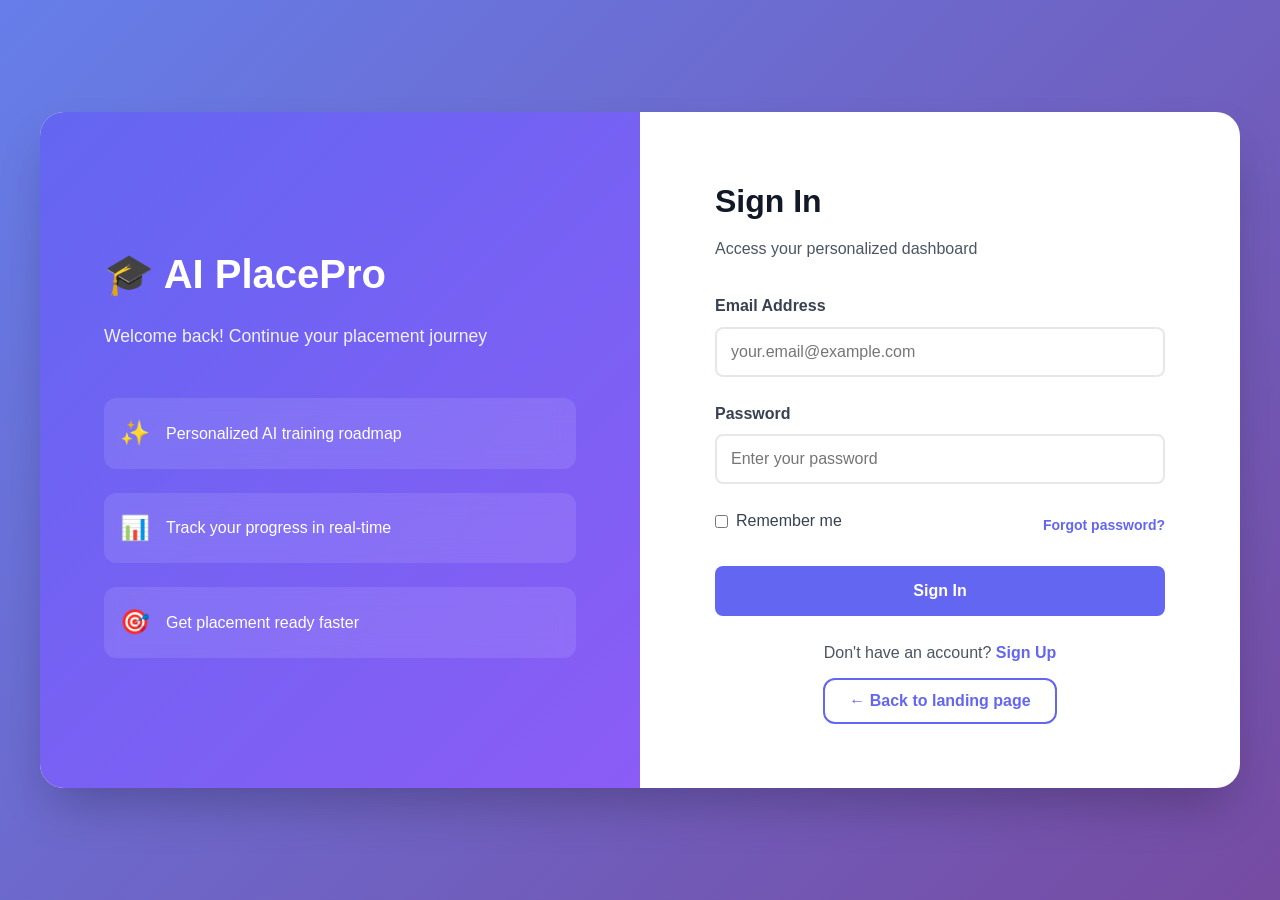
<file: pages/login.html>
<!DOCTYPE html>
<html lang="en">
<head>
    <meta charset="UTF-8">
    <meta name="viewport" content="width=device-width, initial-scale=1.0">
    <title>Sign In - AI PlacePro</title>
    <link rel="stylesheet" href="../css/main.css">
    <link rel="stylesheet" href="../css/auth.css">
</head>
<body class="auth-page">
    <div class="auth-container">
        <div class="auth-left">
            <div class="auth-brand">
                <h2>🎓 AI PlacePro</h2>
                <p>Welcome back! Continue your placement journey</p>
            </div>
            <div class="auth-features">
                <div class="feature-item">
                    <span class="feature-icon">✨</span>
                    <p>Personalized AI training roadmap</p>
                </div>
                <div class="feature-item">
                    <span class="feature-icon">📊</span>
                    <p>Track your progress in real-time</p>
                </div>
                <div class="feature-item">
                    <span class="feature-icon">🎯</span>
                    <p>Get placement ready faster</p>
                </div>
            </div>
        </div>
        <div class="auth-right">
            <div class="auth-box">
                <h1>Sign In</h1>
                <p class="auth-subtitle">Access your personalized dashboard</p>
                
                <form id="loginForm" onsubmit="handleLogin(event)">
                    <div class="form-group">
                        <label for="email">Email Address</label>
                        <input type="email" id="email" placeholder="your.email@example.com" required>
                    </div>
                    
                    <div class="form-group">
                        <label for="password">Password</label>
                        <input type="password" id="password" placeholder="Enter your password" required>
                    </div>
                    
                    <div class="form-options">
                        <label class="checkbox-label">
                            <input type="checkbox" id="remember">
                            <span>Remember me</span>
                        </label>
                        <a href="#" class="forgot-link">Forgot password?</a>
                    </div>
                    
                    <button type="submit" class="btn-submit">Sign In</button>
                </form>
                
                <div class="auth-footer">
                    <p>Don't have an account? <a href="signup.html">Sign Up</a></p>
                    <p style="margin-top:0.75rem;">
                        <button type="button" class="btn-secondary" onclick="window.location.href='../index.html'">
                            ← Back to landing page
                        </button>
                    </p>
                </div>
            </div>
        </div>
    </div>
    
    <script src="../js/api.js"></script>
    <script src="../js/auth.js"></script>
</body>
</html>
</file>
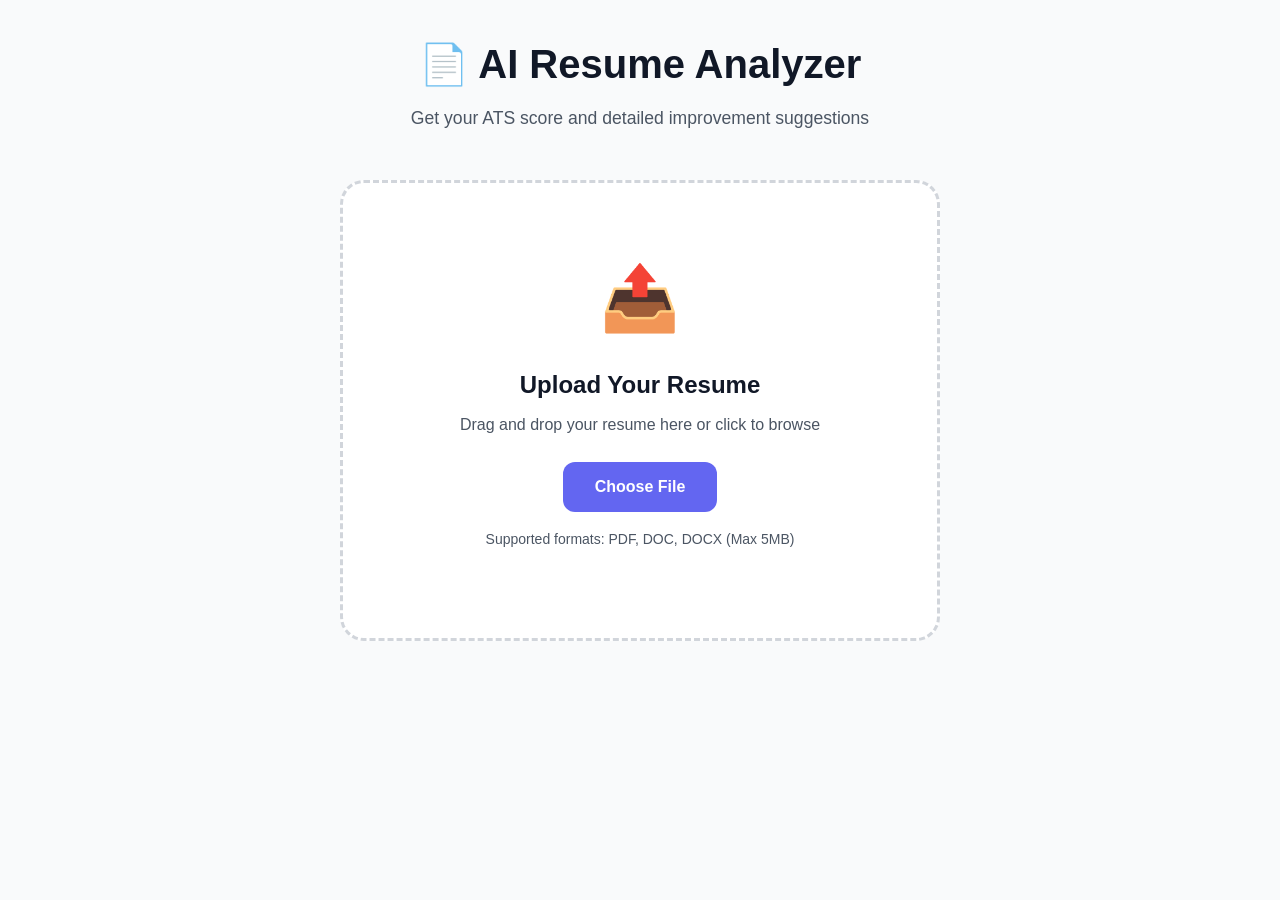
<file: pages/resume.html>
<!DOCTYPE html>
<html lang="en">
<head>
    <meta charset="UTF-8">
    <meta name="viewport" content="width=device-width, initial-scale=1.0">
    <title>Resume Analyzer - AI PlacePro</title>
    <link rel="stylesheet" href="../css/main.css">
    <link rel="stylesheet" href="../css/resume.css">
</head>
<body>
    <div class="resume-analyzer-container">
        <div class="page-header">
            <h1>📄 AI Resume Analyzer</h1>
            <p class="page-subtitle">Get your ATS score and detailed improvement suggestions</p>
        </div>

        <!-- Upload Section -->
        <div class="upload-section" id="uploadSection">
            <div class="upload-area" id="uploadArea">
                <div class="upload-icon">📤</div>
                <h2>Upload Your Resume</h2>
                <p>Drag and drop your resume here or click to browse</p>
                <input type="file" id="resumeInput" accept=".pdf,.doc,.docx" hidden>
                <button class="btn-upload" onclick="document.getElementById('resumeInput').click()">
                    Choose File
                </button>
                <p class="upload-note">Supported formats: PDF, DOC, DOCX (Max 5MB)</p>
            </div>
        </div>

        <!-- Analysis Loading -->
        <div class="analysis-loading" id="analysisLoading" style="display: none;">
            <div class="loading-spinner"></div>
            <h3>Analyzing Your Resume...</h3>
            <p>Our AI is examining your resume for:</p>
            <ul class="loading-steps">
                <li id="step1" class="loading-step">✓ ATS compatibility</li>
                <li id="step2" class="loading-step">• Keywords and skills</li>
                <li id="step3" class="loading-step">• Grammar and structure</li>
                <li id="step4" class="loading-step">• Content quality</li>
                <li id="step5" class="loading-step">• Industry standards</li>
            </ul>
        </div>

        <!-- Results Section -->
        <div class="results-section" id="resultsSection" style="display: none;">
            <!-- Overall Score -->
            <div class="score-card">
                <div class="score-visual">
                    <svg class="score-circle" viewBox="0 0 200 200">
                        <circle class="score-bg" cx="100" cy="100" r="90" />
                        <circle class="score-fill" cx="100" cy="100" r="90" id="scoreCircle" />
                    </svg>
                    <div class="score-center">
                        <div class="score-value" id="overallScore">0</div>
                        <div class="score-label">Overall Score</div>
                    </div>
                </div>
                <div class="score-details">
                    <h2>Resume Analysis Complete!</h2>
                    <p class="score-message" id="scoreMessage">Your resume is performing well!</p>
                    <div class="score-breakdown">
                        <div class="breakdown-item">
                            <span class="breakdown-label">ATS Compatibility</span>
                            <div class="breakdown-bar">
                                <div class="breakdown-fill" id="atsBar" style="width: 0%"></div>
                            </div>
                            <span class="breakdown-value" id="atsScore">0%</span>
                        </div>
                        <div class="breakdown-item">
                            <span class="breakdown-label">Keywords & Skills</span>
                            <div class="breakdown-bar">
                                <div class="breakdown-fill" id="keywordsBar" style="width: 0%"></div>
                            </div>
                            <span class="breakdown-value" id="keywordsScore">0%</span>
                        </div>
                        <div class="breakdown-item">
                            <span class="breakdown-label">Content Quality</span>
                            <div class="breakdown-bar">
                                <div class="breakdown-fill" id="contentBar" style="width: 0%"></div>
                            </div>
                            <span class="breakdown-value" id="contentScore">0%</span>
                        </div>
                        <div class="breakdown-item">
                            <span class="breakdown-label">Formatting</span>
                            <div class="breakdown-bar">
                                <div class="breakdown-fill" id="formatBar" style="width: 0%"></div>
                            </div>
                            <span class="breakdown-value" id="formatScore">0%</span>
                        </div>
                    </div>
                </div>
            </div>

            <!-- Detailed Analysis Tabs -->
            <div class="analysis-tabs">
                <button class="tab-btn active" onclick="showTab('strengths')">
                    ✅ Strengths
                </button>
                <button class="tab-btn" onclick="showTab('improvements')">
                    📈 Improvements
                </button>
                <button class="tab-btn" onclick="showTab('keywords')">
                    🔑 Keywords
                </button>
                <button class="tab-btn" onclick="showTab('suggestions')">
                    💡 Suggestions
                </button>
            </div>

            <!-- Tab Content -->
            <div class="tab-content active" id="strengthsTab">
                <h3>✅ What's Working Well</h3>
                <div class="analysis-items">
                    <div class="analysis-item success">
                        <span class="item-icon">✓</span>
                        <div class="item-content">
                            <h4>Strong Technical Skills Section</h4>
                            <p>Your resume lists relevant programming languages and frameworks that match industry requirements.</p>
                        </div>
                    </div>
                    <div class="analysis-item success">
                        <span class="item-icon">✓</span>
                        <div class="item-content">
                            <h4>Quantifiable Achievements</h4>
                            <p>Good use of numbers and metrics to demonstrate impact (e.g., "improved performance by 40%").</p>
                        </div>
                    </div>
                    <div class="analysis-item success">
                        <span class="item-icon">✓</span>
                        <div class="item-content">
                            <h4>Clean Formatting</h4>
                            <p>Resume structure is clear and easy to read with proper section headers.</p>
                        </div>
                    </div>
                    <div class="analysis-item success">
                        <span class="item-icon">✓</span>
                        <div class="item-content">
                            <h4>Action-Oriented Language</h4>
                            <p>Effective use of strong action verbs like "developed," "implemented," "optimized."</p>
                        </div>
                    </div>
                </div>
            </div>

            <div class="tab-content" id="improvementsTab" style="display: none;">
                <h3>📈 Priority Improvements</h3>
                <div class="analysis-items">
                    <div class="analysis-item warning high-priority">
                        <span class="item-icon">⚠️</span>
                        <div class="item-content">
                            <h4>Missing Keywords for Target Role</h4>
                            <p>Add these industry-standard terms: "Agile methodology," "CI/CD," "microservices architecture"</p>
                            <span class="priority-badge">High Priority</span>
                        </div>
                    </div>
                    <div class="analysis-item warning medium-priority">
                        <span class="item-icon">!</span>
                        <div class="item-content">
                            <h4>Weak Summary Section</h4>
                            <p>Your summary doesn't clearly communicate your unique value proposition. Make it more compelling.</p>
                            <span class="priority-badge">Medium Priority</span>
                        </div>
                    </div>
                    <div class="analysis-item info">
                        <span class="item-icon">i</span>
                        <div class="item-content">
                            <h4>Limited Project Descriptions</h4>
                            <p>Expand on your project work to showcase problem-solving abilities and technical depth.</p>
                            <span class="priority-badge">Low Priority</span>
                        </div>
                    </div>
                    <div class="analysis-item warning medium-priority">
                        <span class="item-icon">!</span>
                        <div class="item-content">
                            <h4>No Certifications Listed</h4>
                            <p>If you have relevant certifications, add them to strengthen your profile.</p>
                            <span class="priority-badge">Medium Priority</span>
                        </div>
                    </div>
                </div>
            </div>

            <div class="tab-content" id="keywordsTab" style="display: none;">
                <h3>🔑 Keyword Analysis</h3>
                <div class="keywords-grid">
                    <div class="keyword-category">
                        <h4>✅ Found Keywords (12)</h4>
                        <div class="keyword-tags">
                            <span class="keyword-tag found">Python</span>
                            <span class="keyword-tag found">JavaScript</span>
                            <span class="keyword-tag found">React</span>
                            <span class="keyword-tag found">SQL</span>
                            <span class="keyword-tag found">Git</span>
                            <span class="keyword-tag found">REST API</span>
                            <span class="keyword-tag found">Problem Solving</span>
                            <span class="keyword-tag found">Team Leadership</span>
                            <span class="keyword-tag found">Data Analysis</span>
                            <span class="keyword-tag found">Node.js</span>
                            <span class="keyword-tag found">MongoDB</span>
                            <span class="keyword-tag found">Cloud Computing</span>
                        </div>
                    </div>
                    <div class="keyword-category">
                        <h4>❌ Missing Keywords (8)</h4>
                        <div class="keyword-tags">
                            <span class="keyword-tag missing">Docker</span>
                            <span class="keyword-tag missing">Kubernetes</span>
                            <span class="keyword-tag missing">AWS</span>
                            <span class="keyword-tag missing">System Design</span>
                            <span class="keyword-tag missing">Agile</span>
                            <span class="keyword-tag missing">CI/CD</span>
                            <span class="keyword-tag missing">Microservices</span>
                            <span class="keyword-tag missing">TDD</span>
                        </div>
                    </div>
                </div>
            </div>

            <div class="tab-content" id="suggestionsTab" style="display: none;">
                <h3>💡 AI-Generated Suggestions</h3>
                <div class="suggestions-list">
                    <div class="suggestion-card">
                        <div class="suggestion-header">
                            <span class="suggestion-number">1</span>
                            <h4>Enhance Your Professional Summary</h4>
                        </div>
                        <div class="suggestion-body">
                            <p class="current-text"><strong>Current:</strong> "Software developer with experience in web development."</p>
                            <p class="suggested-text"><strong>Suggested:</strong> "Results-driven Software Developer with 2+ years of experience building scalable web applications using React and Node.js. Proven track record of optimizing application performance by 40% and collaborating with cross-functional teams to deliver user-centric solutions."</p>
                        </div>
                    </div>
                    <div class="suggestion-card">
                        <div class="suggestion-header">
                            <span class="suggestion-number">2</span>
                            <h4>Quantify Your Achievements</h4>
                        </div>
                        <div class="suggestion-body">
                            <p class="current-text"><strong>Current:</strong> "Improved website performance."</p>
                            <p class="suggested-text"><strong>Suggested:</strong> "Optimized website performance by reducing page load time from 5s to 1.2s, resulting in 35% increase in user engagement and 20% reduction in bounce rate."</p>
                        </div>
                    </div>
                    <div class="suggestion-card">
                        <div class="suggestion-header">
                            <span class="suggestion-number">3</span>
                            <h4>Add Technical Skills</h4>
                        </div>
                        <div class="suggestion-body">
                            <p>Include trending technologies that match your target roles: Docker, Kubernetes, AWS/Azure, CI/CD pipelines, GraphQL, TypeScript</p>
                        </div>
                    </div>
                </div>
            </div>

            <!-- Action Buttons -->
            <div class="action-buttons">
                <button class="btn-secondary" onclick="downloadReport()">
                    📥 Download Full Report
                </button>
                <button class="btn-primary" onclick="window.location.href='dashboard.html'">
                    📊 View Dashboard
                </button>
                <button class="btn-outline" onclick="resetAnalyzer()">
                    🔄 Analyze Another Resume
                </button>
            </div>
        </div>
    </div>

    <script src="../js/api.js"></script>
    <script src="../js/resume-analyzer.js"></script>
</body>
</html>
</file>
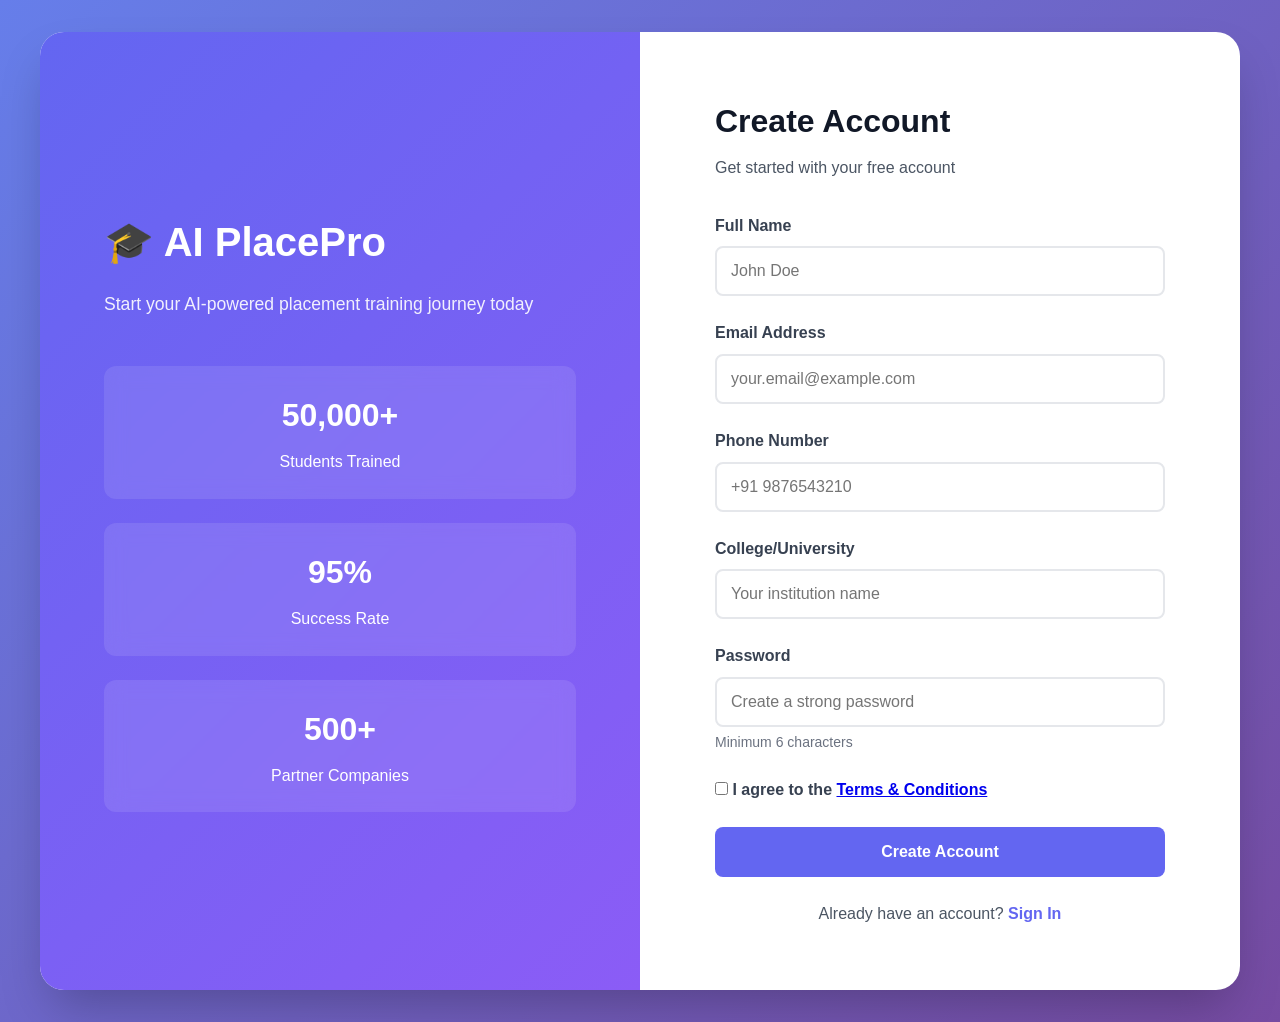
<file: pages/signup.html>
<!DOCTYPE html>
<html lang="en">
<head>
    <meta charset="UTF-8">
    <meta name="viewport" content="width=device-width, initial-scale=1.0">
    <title>Sign Up - AI PlacePro</title>
    <link rel="stylesheet" href="../css/main.css">
    <link rel="stylesheet" href="../css/auth.css">
</head>
<body class="auth-page">
    <div class="auth-container">
        <div class="auth-left">
            <div class="auth-brand">
                <h2>🎓 AI PlacePro</h2>
                <p>Start your AI-powered placement training journey today</p>
            </div>
            <div class="auth-stats">
                <div class="stat-box">
                    <h3>50,000+</h3>
                    <p>Students Trained</p>
                </div>
                <div class="stat-box">
                    <h3>95%</h3>
                    <p>Success Rate</p>
                </div>
                <div class="stat-box">
                    <h3>500+</h3>
                    <p>Partner Companies</p>
                </div>
            </div>
        </div>
        <div class="auth-right">
            <div class="auth-box">
                <h1>Create Account</h1>
                <p class="auth-subtitle">Get started with your free account</p>
                
                <form id="signupForm" onsubmit="handleSignup(event)">
                    <div class="form-group">
                        <label for="fullName">Full Name</label>
                        <input type="text" id="fullName" placeholder="John Doe" required>
                    </div>
                    
                    <div class="form-group">
                        <label for="email">Email Address</label>
                        <input type="email" id="email" placeholder="your.email@example.com" required>
                    </div>
                    
                    <div class="form-group">
                        <label for="phone">Phone Number</label>
                        <input type="tel" id="phone" placeholder="+91 9876543210" required>
                    </div>
                    
                    <div class="form-group">
                        <label for="college">College/University</label>
                        <input type="text" id="college" placeholder="Your institution name" required>
                    </div>
                    
                    <div class="form-group">
                        <label for="password">Password</label>
                        <input type="password" id="password" placeholder="Create a strong password" required minlength="6">
                        <small class="password-hint">Minimum 6 characters</small>
                    </div>
                    
                    <div class="form-group">
                        <label class="checkbox-label">
                            <input type="checkbox" id="terms" required>
                            <span>I agree to the <a href="#">Terms & Conditions</a></span>
                        </label>
                    </div>
                    
                    <button type="submit" class="btn-submit">Create Account</button>
                </form>
                
                <div class="auth-footer">
                    <p>Already have an account? <a href="login.html">Sign In</a></p>
                </div>
            </div>
        </div>
    </div>
    
    <script src="../js/api.js"></script>
    <script src="../js/auth.js"></script>
</body>
</html>
</file>
<file: css/main.css>
/* Main CSS - Global Styles and Variables */

* {
    margin: 0;
    padding: 0;
    box-sizing: border-box;
}

:root {
    /* Colors */
    --primary: #6366f1;
    --primary-dark: #4f46e5;
    --primary-light: #818cf8;
    --secondary: #8b5cf6;
    --accent: #ec4899;
    
    --success: #10b981;
    --warning: #f59e0b;
    --danger: #ef4444;
    --info: #3b82f6;
    
    --dark: #1f2937;
    --gray-900: #111827;
    --gray-800: #1f2937;
    --gray-700: #374151;
    --gray-600: #4b5563;
    --gray-500: #6b7280;
    --gray-400: #9ca3af;
    --gray-300: #d1d5db;
    --gray-200: #e5e7eb;
    --gray-100: #f3f4f6;
    --gray-50: #f9fafb;
    
    --white: #ffffff;
    --black: #000000;
    
    /* Spacing */
    --spacing-xs: 0.25rem;
    --spacing-sm: 0.5rem;
    --spacing-md: 1rem;
    --spacing-lg: 1.5rem;
    --spacing-xl: 2rem;
    --spacing-2xl: 3rem;
    --spacing-3xl: 4rem;
    
    /* Border Radius */
    --radius-sm: 0.375rem;
    --radius-md: 0.5rem;
    --radius-lg: 0.75rem;
    --radius-xl: 1rem;
    --radius-2xl: 1.5rem;
    --radius-full: 9999px;
    
    /* Shadows */
    --shadow-sm: 0 1px 2px 0 rgba(0, 0, 0, 0.05);
    --shadow-md: 0 4px 6px -1px rgba(0, 0, 0, 0.1);
    --shadow-lg: 0 10px 15px -3px rgba(0, 0, 0, 0.1);
    --shadow-xl: 0 20px 25px -5px rgba(0, 0, 0, 0.1);
    --shadow-2xl: 0 25px 50px -12px rgba(0, 0, 0, 0.25);
    
    /* Transitions */
    --transition-fast: 150ms ease;
    --transition-base: 200ms ease;
    --transition-slow: 300ms ease;
}

body {
    font-family: -apple-system, BlinkMacSystemFont, 'Segoe UI', 'Roboto', 'Oxygen',
        'Ubuntu', 'Cantarell', 'Fira Sans', 'Droid Sans', 'Helvetica Neue', sans-serif;
    -webkit-font-smoothing: antialiased;
    -moz-osx-font-smoothing: grayscale;
    color: var(--gray-900);
    background: var(--gray-50);
    line-height: 1.6;
}

.container {
    max-width: 1280px;
    margin: 0 auto;
    padding: 0 var(--spacing-lg);
}

/* Buttons */
.btn-primary, .btn-secondary, .btn-cta, .btn-outline, .btn-danger {
    padding: 0.75rem 1.5rem;
    border: none;
    border-radius: var(--radius-lg);
    font-size: 1rem;
    font-weight: 600;
    cursor: pointer;
    transition: all var(--transition-base);
    display: inline-flex;
    align-items: center;
    gap: 0.5rem;
    text-decoration: none;
}

.btn-primary {
    background: var(--primary);
    color: var(--white);
}

.btn-primary:hover {
    background: var(--primary-dark);
    transform: translateY(-2px);
    box-shadow: 0 10px 20px rgba(99, 102, 241, 0.3);
}

.btn-secondary {
    background: transparent;
    color: var(--primary);
    border: 2px solid var(--primary);
}

.btn-secondary:hover {
    background: var(--primary);
    color: var(--white);
    transform: translateY(-2px);
}

.btn-cta {
    background: linear-gradient(135deg, var(--primary), var(--secondary));
    color: var(--white);
    padding: 1rem 2rem;
    font-size: 1.1rem;
    box-shadow: var(--shadow-lg);
}

.btn-cta:hover {
    transform: translateY(-3px);
    box-shadow: var(--shadow-xl);
}

.btn-outline {
    background: transparent;
    color: var(--gray-700);
    border: 2px solid var(--gray-300);
}

.btn-outline:hover {
    border-color: var(--primary);
    color: var(--primary);
}

.btn-danger {
    background: var(--danger);
    color: var(--white);
}

.btn-danger:hover {
    background: #dc2626;
}

/* Cards */
.card {
    background: var(--white);
    border-radius: var(--radius-xl);
    padding: var(--spacing-xl);
    box-shadow: var(--shadow-md);
    transition: all var(--transition-base);
}

.card:hover {
    transform: translateY(-5px);
    box-shadow: var(--shadow-xl);
}

/* Badges */
.badge {
    display: inline-block;
    padding: 0.25rem 0.75rem;
    border-radius: var(--radius-full);
    font-size: 0.875rem;
    font-weight: 600;
}

.badge.success {
    background: rgba(16, 185, 129, 0.1);
    color: var(--success);
}

.badge.warning {
    background: rgba(245, 158, 11, 0.1);
    color: var(--warning);
}

.badge.danger {
    background: rgba(239, 68, 68, 0.1);
    color: var(--danger);
}

.badge.info {
    background: rgba(59, 130, 246, 0.1);
    color: var(--info);
}

/* Form Elements */
input, textarea, select {
    width: 100%;
    padding: 0.75rem;
    border: 2px solid var(--gray-200);
    border-radius: var(--radius-md);
    font-size: 1rem;
    transition: all var(--transition-base);
    font-family: inherit;
}

input:focus, textarea:focus, select:focus {
    outline: none;
    border-color: var(--primary);
    box-shadow: 0 0 0 3px rgba(99, 102, 241, 0.1);
}

label {
    display: block;
    margin-bottom: 0.5rem;
    font-weight: 600;
    color: var(--gray-700);
}

/* Animations */
@keyframes fadeIn {
    from {
        opacity: 0;
    }
    to {
        opacity: 1;
    }
}

@keyframes slideInUp {
    from {
        transform: translateY(30px);
        opacity: 0;
    }
    to {
        transform: translateY(0);
        opacity: 1;
    }
}

@keyframes slideInDown {
    from {
        transform: translateY(-30px);
        opacity: 0;
    }
    to {
        transform: translateY(0);
        opacity: 1;
    }
}

@keyframes slideInLeft {
    from {
        transform: translateX(-30px);
        opacity: 0;
    }
    to {
        transform: translateX(0);
        opacity: 1;
    }
}

@keyframes slideInRight {
    from {
        transform: translateX(30px);
        opacity: 0;
    }
    to {
        transform: translateX(0);
        opacity: 1;
    }
}

@keyframes pulse {
    0%, 100% {
        transform: scale(1);
    }
    50% {
        transform: scale(1.05);
    }
}

@keyframes spin {
    from {
        transform: rotate(0deg);
    }
    to {
        transform: rotate(360deg);
    }
}

/* Utility Classes */
.text-center {
    text-align: center;
}

.text-left {
    text-align: left;
}

.text-right {
    text-align: right;
}

.mt-1 { margin-top: var(--spacing-sm); }
.mt-2 { margin-top: var(--spacing-md); }
.mt-3 { margin-top: var(--spacing-lg); }
.mt-4 { margin-top: var(--spacing-xl); }

.mb-1 { margin-bottom: var(--spacing-sm); }
.mb-2 { margin-bottom: var(--spacing-md); }
.mb-3 { margin-bottom: var(--spacing-lg); }
.mb-4 { margin-bottom: var(--spacing-xl); }

.flex {
    display: flex;
}

.flex-col {
    flex-direction: column;
}

.items-center {
    align-items: center;
}

.justify-center {
    justify-content: center;
}

.justify-between {
    justify-content: space-between;
}

.gap-1 { gap: var(--spacing-sm); }
.gap-2 { gap: var(--spacing-md); }
.gap-3 { gap: var(--spacing-lg); }
.gap-4 { gap: var(--spacing-xl); }

/* Responsive */
@media (max-width: 768px) {
    .container {
        padding: 0 var(--spacing-md);
    }
    
    .btn-primary, .btn-secondary, .btn-cta, .btn-outline {
        width: 100%;
        justify-content: center;
    }
}
</file>
<file: css/landing.css>
/* Landing Page Styles */

.navbar {
    background: var(--white);
    box-shadow: var(--shadow-sm);
    padding: 1rem 0;
    position: sticky;
    top: 0;
    z-index: 100;
    animation: slideInDown 0.5s ease;
}

.navbar .container {
    display: flex;
    justify-content: space-between;
    align-items: center;
}

.logo {
    display: flex;
    flex-direction: column;
}

.logo h2 {
    color: var(--primary);
    font-size: 1.5rem;
    margin-bottom: 0;
}

.logo .tagline {
    font-size: 0.75rem;
    color: var(--gray-500);
}

.nav-buttons {
    display: flex;
    gap: 1rem;
}

/* Hero Section */
.hero {
    padding: 5rem 0;
    background: linear-gradient(135deg, #667eea 0%, #764ba2 100%);
    color: var(--white);
    overflow: hidden;
}

.hero .container {
    display: grid;
    grid-template-columns: 1fr 1fr;
    gap: 4rem;
    align-items: center;
}

.hero-content {
    animation: slideInLeft 1s ease;
}

.badge {
    display: inline-block;
    background: rgba(255, 255, 255, 0.2);
    padding: 0.5rem 1rem;
    border-radius: var(--radius-full);
    font-size: 0.875rem;
    margin-bottom: 1.5rem;
}

.hero-title {
    font-size: 3.5rem;
    line-height: 1.1;
    margin-bottom: 1.5rem;
    font-weight: 800;
}

.hero-subtitle {
    font-size: 1.25rem;
    margin-bottom: 2rem;
    opacity: 0.95;
    line-height: 1.6;
}

.hero-stats {
    display: flex;
    gap: 1.5rem;
    margin-bottom: 2rem;
    flex-wrap: wrap;
}

.stat-pill {
    display: flex;
    align-items: center;
    gap: 0.5rem;
    background: rgba(255, 255, 255, 0.2);
    padding: 0.5rem 1rem;
    border-radius: var(--radius-full);
    font-size: 0.9rem;
    backdrop-filter: blur(10px);
}

.stat-icon {
    font-size: 1.25rem;
}

.hero-image {
    position: relative;
    height: 400px;
    animation: slideInRight 1s ease;
}

.floating-card {
    position: absolute;
    background: var(--white);
    color: var(--gray-900);
    padding: 1rem 1.5rem;
    border-radius: var(--radius-lg);
    box-shadow: var(--shadow-xl);
    font-weight: 600;
    animation: float 3s ease-in-out infinite;
}

.card-1 {
    top: 10%;
    left: 5%;
    animation-delay: 0s;
}

.card-2 {
    top: 40%;
    right: 10%;
    animation-delay: 1s;
}

.card-3 {
    bottom: 30%;
    left: 15%;
    animation-delay: 2s;
}

.card-4 {
    bottom: 10%;
    right: 15%;
    animation-delay: 1.5s;
}

@keyframes float {
    0%, 100% {
        transform: translateY(0);
    }
    50% {
        transform: translateY(-20px);
    }
}

/* Problem Section */
.problem-section {
    padding: 5rem 0;
    background: var(--white);
}

.section-header {
    text-align: center;
    margin-bottom: 3rem;
}

.section-badge {
    display: inline-block;
    background: rgba(99, 102, 241, 0.1);
    color: var(--primary);
    padding: 0.5rem 1rem;
    border-radius: var(--radius-full);
    font-size: 0.875rem;
    font-weight: 600;
    margin-bottom: 1rem;
}

.section-header h2 {
    font-size: 2.5rem;
    color: var(--gray-900);
}

.problem-grid {
    display: grid;
    grid-template-columns: repeat(auto-fit, minmax(250px, 1fr));
    gap: 2rem;
}

.problem-card {
    padding: 2rem;
    border-radius: var(--radius-xl);
    background: var(--gray-50);
    border: 2px solid var(--gray-200);
    transition: all var(--transition-base);
}

.problem-card:hover {
    transform: translateY(-10px);
    box-shadow: var(--shadow-lg);
    border-color: var(--danger);
}

.problem-icon {
    font-size: 3rem;
    margin-bottom: 1rem;
}

.problem-card h3 {
    color: var(--gray-900);
    margin-bottom: 1rem;
}

.problem-card p {
    color: var(--gray-600);
}

/* Solution Section */
.solution-section {
    padding: 5rem 0;
    background: var(--gray-50);
}

.solution-content {
    display: grid;
    grid-template-columns: 1fr 1fr;
    gap: 4rem;
    align-items: center;
}

.solution-description {
    font-size: 1.1rem;
    color: var(--gray-600);
    margin: 1.5rem 0;
    line-height: 1.8;
}

.solution-features {
    margin-top: 2rem;
}

.solution-feature {
    display: flex;
    gap: 1rem;
    margin-bottom: 1.5rem;
}

.check-icon {
    width: 24px;
    height: 24px;
    background: var(--success);
    color: var(--white);
    border-radius: 50%;
    display: flex;
    align-items: center;
    justify-content: center;
    flex-shrink: 0;
    font-weight: bold;
}

.solution-feature h4 {
    color: var(--gray-900);
    margin-bottom: 0.25rem;
}

.solution-feature p {
    color: var(--gray-600);
    font-size: 0.9rem;
}

.process-flow {
    display: flex;
    align-items: center;
    justify-content: center;
    flex-wrap: wrap;
    gap: 1rem;
    padding: 2rem;
    background: var(--white);
    border-radius: var(--radius-xl);
    box-shadow: var(--shadow-md);
}

.flow-step {
    text-align: center;
}

.flow-number {
    width: 50px;
    height: 50px;
    background: linear-gradient(135deg, var(--primary), var(--secondary));
    color: var(--white);
    border-radius: 50%;
    display: flex;
    align-items: center;
    justify-content: center;
    font-weight: bold;
    font-size: 1.25rem;
    margin: 0 auto 0.5rem;
}

.flow-arrow {
    font-size: 2rem;
    color: var(--primary);
}

/* Modules Section */
.modules-section {
    padding: 5rem 0;
    background: var(--white);
}

.modules-grid {
    display: grid;
    grid-template-columns: repeat(auto-fit, minmax(350px, 1fr));
    gap: 2rem;
}

.module-card {
    background: var(--gray-50);
    padding: 2rem;
    border-radius: var(--radius-xl);
    border: 2px solid var(--gray-200);
    position: relative;
    transition: all var(--transition-base);
}

.module-card:hover {
    transform: translateY(-10px);
    box-shadow: var(--shadow-xl);
    border-color: var(--primary);
}

.module-card.featured {
    background: linear-gradient(135deg, rgba(99, 102, 241, 0.05), rgba(139, 92, 246, 0.05));
    border-color: var(--primary);
}

.module-number {
    position: absolute;
    top: 1rem;
    right: 1rem;
    width: 40px;
    height: 40px;
    background: var(--primary);
    color: var(--white);
    border-radius: 50%;
    display: flex;
    align-items: center;
    justify-content: center;
    font-weight: bold;
}

.module-icon {
    font-size: 3rem;
    margin-bottom: 1rem;
}

.module-card h3 {
    color: var(--gray-900);
    margin-bottom: 1rem;
}

.module-card ul {
    list-style: none;
    margin-top: 1rem;
}

.module-card ul li {
    color: var(--gray-600);
    margin-bottom: 0.5rem;
    padding-left: 1.5rem;
    position: relative;
}

.module-card ul li::before {
    content: "✓";
    position: absolute;
    left: 0;
    color: var(--success);
    font-weight: bold;
}

/* Workflow Section */
.workflow-section {
    padding: 5rem 0;
    background: var(--gray-50);
}

.workflow-timeline {
    max-width: 800px;
    margin: 0 auto;
    position: relative;
}

.workflow-timeline::before {
    content: '';
    position: absolute;
    left: 30px;
    top: 0;
    bottom: 0;
    width: 2px;
    background: var(--primary);
}

.timeline-item {
    display: flex;
    gap: 2rem;
    margin-bottom: 3rem;
    position: relative;
}

.timeline-marker {
    width: 60px;
    height: 60px;
    background: var(--primary);
    color: var(--white);
    border-radius: 50%;
    display: flex;
    align-items: center;
    justify-content: center;
    font-weight: bold;
    font-size: 1.5rem;
    flex-shrink: 0;
    box-shadow: 0 0 0 4px var(--white), 0 0 0 6px var(--primary);
}

.timeline-content {
    background: var(--white);
    padding: 1.5rem;
    border-radius: var(--radius-lg);
    box-shadow: var(--shadow-md);
    flex: 1;
}

.timeline-content h3 {
    color: var(--gray-900);
    margin-bottom: 0.5rem;
}

.timeline-content p {
    color: var(--gray-600);
}

/* Tech Section */
.tech-section {
    padding: 5rem 0;
    background: var(--white);
}

.tech-grid {
    display: grid;
    grid-template-columns: repeat(auto-fit, minmax(250px, 1fr));
    gap: 2rem;
}

.tech-category {
    background: var(--gray-50);
    padding: 2rem;
    border-radius: var(--radius-xl);
    border: 2px solid var(--gray-200);
}

.tech-category h3 {
    color: var(--gray-900);
    margin-bottom: 1rem;
}

.tech-tags {
    display: flex;
    flex-wrap: wrap;
    gap: 0.75rem;
}

.tech-tag {
    background: var(--primary);
    color: var(--white);
    padding: 0.5rem 1rem;
    border-radius: var(--radius-md);
    font-size: 0.875rem;
    font-weight: 600;
}

/* CTA Section */
.companies-section {
    padding: 4rem 0;
    background: linear-gradient(135deg, #f0f4ff 0%, #e8eeff 100%);
    border-top: 1px solid var(--gray-200);
}

.companies-section .section-header {
    text-align: center;
    max-width: 700px;
    margin: 0 auto 2rem;
}

.companies-section .section-header p {
    color: var(--gray-600);
    font-size: 1.1rem;
    margin-top: 1rem;
}

.companies-cta {
    display: flex;
    justify-content: center;
    gap: 1rem;
    flex-wrap: wrap;
}

.cta-section {
    padding: 5rem 0;
    background: linear-gradient(135deg, var(--primary), var(--secondary));
    color: var(--white);
    text-align: center;
}

.cta-content h2 {
    font-size: 2.5rem;
    margin-bottom: 1rem;
}

.cta-content p {
    font-size: 1.25rem;
    margin-bottom: 2rem;
    opacity: 0.95;
}

.btn-cta-large {
    background: var(--white);
    color: var(--primary);
    padding: 1.25rem 2.5rem;
    border: none;
    border-radius: var(--radius-lg);
    font-size: 1.25rem;
    font-weight: 700;
    cursor: pointer;
    transition: all var(--transition-base);
    display: inline-block;
}

.btn-cta-large:hover {
    transform: translateY(-3px);
    box-shadow: var(--shadow-2xl);
}

.cta-note {
    margin-top: 1rem;
    font-size: 0.9rem;
    opacity: 0.8;
}

/* Footer */
.footer {
    background: var(--gray-900);
    color: var(--white);
    padding: 3rem 0 1.5rem;
}

.footer-content {
    display: grid;
    grid-template-columns: 2fr 1fr 1fr 1fr;
    gap: 3rem;
    margin-bottom: 2rem;
}

.footer-brand h3 {
    margin-bottom: 1rem;
}

.footer-brand p {
    color: var(--gray-400);
}

.footer-column h4 {
    margin-bottom: 1rem;
}

.footer-column a {
    display: block;
    color: var(--gray-400);
    text-decoration: none;
    margin-bottom: 0.5rem;
    transition: color var(--transition-base);
}

.footer-column a:hover {
    color: var(--white);
}

.footer-bottom {
    border-top: 1px solid var(--gray-700);
    padding-top: 1.5rem;
    text-align: center;
    color: var(--gray-400);
}

/* Responsive */
@media (max-width: 768px) {
    .hero .container,
    .solution-content {
        grid-template-columns: 1fr;
    }
    
    .hero-title {
        font-size: 2.5rem;
    }
    
    .hero-image {
        display: none;
    }
    
    .footer-content {
        grid-template-columns: 1fr;
    }
}
</file>
<file: css/dashboard.css>
/* Dashboard CSS */

.dashboard-navbar {
    background: var(--white);
    box-shadow: var(--shadow-sm);
    padding: 1rem 0;
    position: sticky;
    top: 0;
    z-index: 100;
}

.navbar-container {
    max-width: 100%;
    padding: 0 2rem;
    display: flex;
    justify-content: space-between;
    align-items: center;
}

.navbar-left {
    display: flex;
    align-items: center;
    gap: 2rem;
    flex: 1;
}

.search-bar {
    position: relative;
    max-width: 400px;
    flex: 1;
}

.search-bar input {
    width: 100%;
    padding: 0.75rem 3rem 0.75rem 1rem;
    border: 2px solid var(--gray-200);
    border-radius: var(--radius-lg);
    font-size: 0.9rem;
}

.search-icon {
    position: absolute;
    right: 1rem;
    top: 50%;
    transform: translateY(-50%);
    font-size: 1.25rem;
}

.navbar-right {
    display: flex;
    align-items: center;
    gap: 1.5rem;
}

.notification-icon {
    position: relative;
    cursor: pointer;
    font-size: 1.5rem;
    padding: 0.5rem;
}

.notification-badge {
    position: absolute;
    top: 0;
    right: 0;
    background: var(--danger);
    color: var(--white);
    width: 18px;
    height: 18px;
    border-radius: 50%;
    font-size: 0.7rem;
    display: flex;
    align-items: center;
    justify-content: center;
    font-weight: bold;
}

.user-menu {
    position: relative;
}

.user-avatar {
    width: 45px;
    height: 45px;
    background: linear-gradient(135deg, var(--primary), var(--secondary));
    color: var(--white);
    border-radius: 50%;
    display: flex;
    align-items: center;
    justify-content: center;
    font-weight: 700;
    cursor: pointer;
    transition: all var(--transition-base);
}

.user-avatar:hover {
    transform: scale(1.1);
}

.user-dropdown {
    position: absolute;
    top: calc(100% + 0.5rem);
    right: 0;
    background: var(--white);
    border-radius: var(--radius-lg);
    box-shadow: var(--shadow-xl);
    min-width: 250px;
    display: none;
    animation: slideInDown 0.2s ease;
}

.user-dropdown.show {
    display: block;
}

.dropdown-header {
    padding: 1.5rem;
    border-bottom: 1px solid var(--gray-200);
}

.user-name {
    font-weight: 700;
    color: var(--gray-900);
    margin-bottom: 0.25rem;
}

.user-email {
    font-size: 0.875rem;
    color: var(--gray-500);
}

.dropdown-item {
    display: block;
    padding: 0.875rem 1.5rem;
    color: var(--gray-700);
    text-decoration: none;
    transition: all var(--transition-fast);
}

.dropdown-item:hover {
    background: var(--gray-50);
    color: var(--primary);
}

.dropdown-divider {
    height: 1px;
    background: var(--gray-200);
}

/* Dashboard Container */
.dashboard-container {
    display: grid;
    grid-template-columns: 260px 1fr;
    min-height: calc(100vh - 80px);
}

/* Sidebar */
.sidebar {
    background: var(--white);
    padding: 2rem 0;
    box-shadow: 2px 0 10px rgba(0, 0, 0, 0.05);
}

.nav-menu {
    list-style: none;
}

.nav-item {
    padding: 1rem 2rem;
    display: flex;
    align-items: center;
    gap: 1rem;
    cursor: pointer;
    transition: all var(--transition-base);
    color: var(--gray-600);
    font-weight: 500;
}

.nav-item:hover {
    background: var(--gray-50);
    color: var(--primary);
    padding-left: 2.5rem;
}

.nav-item.active {
    background: linear-gradient(90deg, rgba(99, 102, 241, 0.1), transparent);
    color: var(--primary);
    border-right: 4px solid var(--primary);
    font-weight: 600;
}

.nav-icon {
    font-size: 1.3rem;
}

/* Main Content */
.main-content {
    padding: 2rem;
    background: var(--gray-50);
}

.content-section {
    display: none;
}

.content-section.active {
    display: block;
    animation: fadeIn 0.3s ease;
}

.page-header {
    display: flex;
    justify-content: space-between;
    align-items: start;
    margin-bottom: 2rem;
}

.page-header h1 {
    color: var(--gray-900);
    font-size: 2rem;
    margin-bottom: 0.5rem;
}

.page-subtitle {
    color: var(--gray-600);
    font-size: 1rem;
}

/* Stats Grid */
.stats-grid {
    display: grid;
    grid-template-columns: repeat(auto-fit, minmax(250px, 1fr));
    gap: 1.5rem;
    margin-bottom: 2rem;
}

.stat-card {
    background: var(--white);
    padding: 1.5rem;
    border-radius: var(--radius-xl);
    box-shadow: var(--shadow-sm);
    display: flex;
    gap: 1rem;
    transition: all var(--transition-base);
}

.stat-card:hover {
    transform: translateY(-5px);
    box-shadow: var(--shadow-lg);
}

.stat-icon {
    width: 60px;
    height: 60px;
    border-radius: var(--radius-lg);
    display: flex;
    align-items: center;
    justify-content: center;
    font-size: 1.75rem;
    flex-shrink: 0;
}

.stat-icon.blue {
    background: rgba(59, 130, 246, 0.1);
}

.stat-icon.green {
    background: rgba(16, 185, 129, 0.1);
}

.stat-icon.purple {
    background: rgba(139, 92, 246, 0.1);
}

.stat-icon.orange {
    background: rgba(245, 158, 11, 0.1);
}

.stat-info h3 {
    color: var(--gray-600);
    font-size: 0.875rem;
    font-weight: 600;
    margin-bottom: 0.5rem;
}

.stat-value {
    color: var(--gray-900);
    font-size: 2rem;
    font-weight: 700;
    margin-bottom: 0.25rem;
}

.stat-change {
    font-size: 0.875rem;
    color: var(--gray-500);
}

.stat-change.positive {
    color: var(--success);
}

/* Analysis Grid */
.analysis-grid {
    display: grid;
    grid-template-columns: 1fr 1fr;
    gap: 2rem;
    margin-bottom: 2rem;
}

.analysis-card {
    background: var(--white);
    padding: 2rem;
    border-radius: var(--radius-xl);
    box-shadow: var(--shadow-md);
}

.analysis-card.strengths {
    border-top: 4px solid var(--success);
}

.analysis-card.weaknesses {
    border-top: 4px solid var(--warning);
}

.card-header {
    display: flex;
    justify-content: space-between;
    align-items: center;
    margin-bottom: 1.5rem;
}

.card-header-actions {
    display: inline-flex;
    align-items: center;
    gap: 0.75rem;
}

.card-header h2 {
    color: var(--gray-900);
    font-size: 1.25rem;
}

.skills-list {
    display: flex;
    flex-direction: column;
    gap: 1rem;
}

.skill-item {
    padding: 1rem;
    background: var(--gray-50);
    border-radius: var(--radius-md);
    border-left: 4px solid var(--gray-300);
    transition: all var(--transition-base);
}

.skill-item:hover {
    transform: translateX(5px);
    box-shadow: var(--shadow-sm);
}

.skill-item.excellent {
    border-left-color: var(--success);
    background: rgba(16, 185, 129, 0.05);
}

.skill-item.good {
    border-left-color: var(--info);
    background: rgba(59, 130, 246, 0.05);
}

.skill-item.average {
    border-left-color: var(--warning);
    background: rgba(245, 158, 11, 0.05);
}

.skill-item.needs-work {
    border-left-color: var(--danger);
    background: rgba(239, 68, 68, 0.05);
}

.skill-info {
    display: flex;
    justify-content: space-between;
    align-items: center;
    margin-bottom: 0.75rem;
}

.skill-name {
    font-weight: 600;
    color: var(--gray-900);
}

.skill-level {
    font-size: 0.875rem;
    color: var(--gray-500);
}

.skill-bar-container {
    display: flex;
    align-items: center;
    gap: 1rem;
}

.skill-bar {
    flex: 1;
    height: 8px;
    background: linear-gradient(90deg, var(--primary), var(--secondary));
    border-radius: var(--radius-full);
    transition: width 1s ease;
}

.skill-bar.warning {
    background: linear-gradient(90deg, var(--warning), var(--danger));
}

.skill-percentage {
    font-weight: 700;
    color: var(--gray-900);
    min-width: 45px;
    text-align: right;
}

.btn-action {
    width: 100%;
    padding: 1rem;
    background: var(--primary);
    color: var(--white);
    border: none;
    border-radius: var(--radius-md);
    font-weight: 600;
    cursor: pointer;
    transition: all var(--transition-base);
    margin-top: 1rem;
}

.btn-action:hover {
    background: var(--primary-dark);
    transform: translateY(-2px);
}

/* Student view - matching job roles */
.jobs-card {
    margin-top: 2.5rem;
    background: var(--white);
    padding: 2rem;
    border-radius: var(--radius-xl);
    box-shadow: var(--shadow-md);
}

.jobs-card h3 {
    color: var(--gray-900);
    margin-bottom: 0.25rem;
}

.jobs-subtitle {
    color: var(--gray-500);
    font-size: 0.95rem;
    margin-bottom: 1.5rem;
}

.job-matches-grid {
    display: grid;
    grid-template-columns: repeat(auto-fill, minmax(320px, 1fr));
    gap: 1.5rem;
}

.job-match-card {
    background: var(--gray-50);
    padding: 1.25rem 1.5rem;
    border-radius: var(--radius-lg);
    border-left: 4px solid var(--primary);
    box-shadow: var(--shadow-sm);
}

.job-match-header {
    display: flex;
    justify-content: space-between;
    align-items: center;
    margin-bottom: 0.5rem;
}

.job-match-title {
    font-weight: 600;
    color: var(--gray-900);
}

.job-match-company {
    font-size: 0.8rem;
    color: var(--gray-500);
}

.job-match-score-wrap {
    text-align: right;
}
.job-match-score-label {
    display: block;
    font-size: 0.75rem;
    color: var(--gray-500);
    font-weight: 600;
    margin-bottom: 0.15rem;
}
.job-match-score {
    font-weight: 700;
    font-size: 1.25rem;
    color: var(--primary);
}

.job-match-meta {
    font-size: 0.8rem;
    color: var(--gray-500);
    margin-bottom: 0.75rem;
}

.job-match-missing {
    font-size: 0.85rem;
    color: var(--gray-700);
}

.job-match-missing strong {
    display: block;
    margin-bottom: 0.25rem;
}

/* Responsive */
@media (max-width: 1024px) {
    .dashboard-container {
        grid-template-columns: 1fr;
    }
    
    .sidebar {
        display: none;
    }
    
    .analysis-grid {
        grid-template-columns: 1fr;
    }
}

@media (max-width: 768px) {
    .navbar-container {
        padding: 0 1rem;
    }
    
    .search-bar {
        display: none;
    }
    
    .page-header {
        flex-direction: column;
        gap: 1rem;
    }
}

/* Company Dashboard - Job Roles */
.job-roles-list {
    display: grid;
    grid-template-columns: repeat(auto-fill, minmax(340px, 1fr));
    gap: 1.5rem;
    margin-top: 2rem;
}

.job-role-card {
    background: var(--white);
    padding: 1.5rem;
    border-radius: var(--radius-xl);
    box-shadow: var(--shadow-md);
    border-left: 4px solid var(--primary);
}

.job-role-header {
    margin-bottom: 1rem;
}

.job-role-header h3 {
    color: var(--gray-900);
    margin: 0 0 0.5rem 0;
    font-size: 1.25rem;
}

.job-role-meta {
    font-size: 0.875rem;
    color: var(--gray-500);
}

.job-role-desc {
    font-size: 0.9rem;
    color: var(--gray-600);
    margin-bottom: 1rem;
    line-height: 1.5;
}

.job-role-skills {
    margin-bottom: 1rem;
}

.job-role-skills strong {
    display: block;
    font-size: 0.8rem;
    color: var(--gray-500);
    margin-bottom: 0.5rem;
}

.skill-tag {
    display: inline-block;
    background: rgba(99, 102, 241, 0.1);
    color: var(--primary);
    padding: 0.25rem 0.6rem;
    border-radius: var(--radius-full);
    font-size: 0.8rem;
    margin: 0.25rem 0.25rem 0.25rem 0;
}

.skill-tag.optional {
    background: var(--gray-100);
    color: var(--gray-600);
}

/* Missing skills dropdown */
.missing-skills-dropdown-wrap {
    margin-bottom: 1rem;
}
.missing-skills-dropdown-wrap label {
    display: block;
    font-weight: 600;
    color: var(--gray-700);
    margin-bottom: 0.5rem;
    font-size: 0.9rem;
}
.missing-skills-select {
    width: 100%;
    max-width: 400px;
    padding: 0.6rem 1rem;
    border: 2px solid var(--gray-200);
    border-radius: var(--radius-md);
    font-size: 0.95rem;
    background: var(--white);
    cursor: pointer;
}
.missing-skills-select:hover,
.missing-skills-select:focus {
    border-color: var(--primary);
    outline: none;
}

/* Missing section (full page) */
.missing-dropdown-full {
    margin-bottom: 2rem;
}
.missing-dropdown-full label {
    display: block;
    font-weight: 600;
    color: var(--gray-700);
    margin-bottom: 0.5rem;
    font-size: 1rem;
}
.missing-section-skills {
    margin-top: 1.5rem;
}
.missing-select-prompt {
    text-align: center;
    padding: 3rem 2rem;
    color: var(--gray-500);
    font-size: 1rem;
}
.missing-section-skills .success-msg {
    color: var(--success);
    font-weight: 600;
}

.company-form-card {
    background: var(--white);
    padding: 2rem;
    border-radius: var(--radius-xl);
    box-shadow: var(--shadow-md);
    max-width: 600px;
    margin-top: 2rem;
}

.company-form-card .form-group {
    margin-bottom: 1.5rem;
}

.company-form-card label {
    display: block;
    font-weight: 600;
    color: var(--gray-700);
    margin-bottom: 0.5rem;
}

.company-form-card input,
.company-form-card textarea {
    width: 100%;
    padding: 0.75rem;
    border: 2px solid var(--gray-200);
    border-radius: var(--radius-md);
    font-size: 1rem;
}

.company-form-card textarea {
    resize: vertical;
    min-height: 80px;
}

.form-hint {
    display: block;
    font-size: 0.8rem;
    color: var(--gray-500);
    margin-top: 0.25rem;
}

.btn-sm {
    padding: 0.5rem 1rem;
    font-size: 0.875rem;
}

/* Modal */
.modal-overlay {
    position: fixed;
    inset: 0;
    background: rgba(15, 23, 42, 0.55);
    z-index: 9999;
    display: flex;
    align-items: center;
    justify-content: center;
    padding: 1.5rem;
}

.modal-card {
    width: min(980px, 100%);
    max-height: min(85vh, 900px);
    background: var(--white);
    border-radius: var(--radius-xl);
    box-shadow: var(--shadow-xl);
    overflow: hidden;
    display: flex;
    flex-direction: column;
}

.modal-header {
    padding: 1.25rem 1.5rem;
    border-bottom: 1px solid var(--gray-200);
    display: flex;
    align-items: center;
    justify-content: space-between;
    gap: 1rem;
}

.modal-header h3 {
    margin: 0;
    font-size: 1.25rem;
    color: var(--gray-900);
}

.modal-close {
    width: 40px;
    height: 40px;
    border-radius: var(--radius-lg);
    border: 1px solid var(--gray-200);
    background: var(--gray-50);
    font-size: 1.25rem;
    cursor: pointer;
    display: flex;
    align-items: center;
    justify-content: center;
    transition: all var(--transition-fast);
}

.modal-close:hover {
    background: var(--gray-100);
    border-color: var(--gray-300);
}

.modal-body {
    padding: 1.25rem 1.5rem 1.5rem;
    overflow: auto;
}

.modal-section-header {
    display: flex;
    align-items: baseline;
    justify-content: space-between;
    gap: 1rem;
    margin-bottom: 0.75rem;
}

.modal-section-header h4 {
    margin: 0;
    font-size: 1rem;
    color: var(--gray-900);
}

.modal-meta {
    font-size: 0.875rem;
    color: var(--gray-500);
    white-space: nowrap;
}

.modal-divider {
    height: 1px;
    background: var(--gray-200);
    margin: 1.25rem 0;
}

.modal-skills-grid {
    display: grid;
    grid-template-columns: repeat(auto-fill, minmax(180px, 1fr));
    gap: 0.75rem;
}

.modal-skill-chip {
    background: var(--gray-50);
    border: 1px solid var(--gray-200);
    border-radius: var(--radius-lg);
    padding: 0.6rem 0.75rem;
    display: flex;
    align-items: center;
    justify-content: space-between;
    gap: 0.75rem;
}

.modal-skill-chip .name {
    font-weight: 600;
    color: var(--primary);
    overflow: hidden;
    text-overflow: ellipsis;
    white-space: nowrap;
}

.modal-skill-chip .level {
    font-size: 0.85rem;
    font-weight: 700;
    color: var(--primary);
    flex-shrink: 0;
}

.modal-compat-controls {
    display: grid;
    gap: 0.5rem;
    margin-bottom: 0.75rem;
}

.modal-compat-controls label {
    font-weight: 600;
    color: var(--gray-700);
    font-size: 0.9rem;
}

.modal-compat-panel {
    background: var(--gray-50);
    border: 1px solid var(--gray-200);
    border-radius: var(--radius-xl);
    padding: 1rem;
}

.compat-score-row {
    display: flex;
    align-items: center;
    justify-content: space-between;
    gap: 1rem;
    margin-bottom: 0.75rem;
}

.compat-score {
    font-size: 1.75rem;
    font-weight: 800;
    color: var(--primary);
}

.compat-sub {
    color: var(--gray-600);
    font-size: 0.9rem;
    text-align: right;
}

.compat-tags {
    display: flex;
    flex-wrap: wrap;
    gap: 0.5rem;
    margin-top: 0.5rem;
}

.compat-tag {
    display: inline-flex;
    align-items: center;
    padding: 0.25rem 0.6rem;
    border-radius: var(--radius-full);
    font-size: 0.8rem;
    font-weight: 600;
    border: 1px solid var(--gray-200);
    background: var(--white);
    color: var(--gray-700);
}

.compat-tag.missing {
    background: rgba(239, 68, 68, 0.06);
    border-color: rgba(239, 68, 68, 0.2);
    color: #991b1b;
}

.compat-tag.have {
    background: rgba(16, 185, 129, 0.06);
    border-color: rgba(16, 185, 129, 0.2);
    color: #065f46;
}

/* Practice Progress & Combined Assessment Styles */
.progress-table {
    width: 100%;
    border: 1px solid var(--gray-200);
    border-radius: var(--radius-lg);
    overflow: hidden;
    margin-top: 1rem;
}
.progress-row {
    display: grid;
    grid-template-columns: 2fr 1fr 1fr 1fr 2fr;
    padding: 0.75rem 1rem;
    border-bottom: 1px solid var(--gray-100);
    align-items: center;
}
.progress-row.head {
    background: var(--gray-50);
    font-weight: 700;
    color: var(--gray-900);
    border-bottom: 2px solid var(--gray-200);
}
.progress-row:last-child {
    border-bottom: none;
}
.progress-summary {
    display: flex;
    gap: 2rem;
    margin-bottom: 1rem;
    padding: 0.5rem;
    background: rgba(99, 102, 241, 0.05);
    border-radius: var(--radius-md);
    color: var(--primary);
}
.congratulations-card {
    animation: pulse-glow 2s infinite;
}
/* Personalized Study Plan Styles */
.study-plan-container {
    display: flex;
    flex-direction: column;
    gap: 1.5rem;
}

.study-progress-card {
    background: var(--white);
    padding: 1.5rem;
    border-radius: var(--radius-xl);
    box-shadow: var(--shadow-md);
    border-left: 5px solid var(--primary);
}

.study-topic-card {
    background: var(--white);
    border-radius: var(--radius-xl);
    box-shadow: var(--shadow-sm);
    border: 1px solid var(--gray-200);
    overflow: hidden;
    transition: all 0.3s cubic-bezier(0.4, 0, 0.2, 1);
}

.study-topic-card:hover {
    box-shadow: var(--shadow-lg);
    transform: translateY(-2px);
    border-color: var(--primary-light);
}

.study-topic-card.completed {
    border-left: 5px solid var(--success);
}

.study-topic-header {
    padding: 1.25rem 1.5rem;
    background: var(--gray-50);
    cursor: pointer;
    display: flex;
    align-items: center;
    justify-content: space-between;
    gap: 1rem;
    user-select: none;
}

.study-topic-header:hover {
    background: var(--gray-100);
}

.study-topic-info {
    display: flex;
    align-items: center;
    gap: 1rem;
    flex: 1;
}

.study-topic-checkbox {
    width: 22px;
    height: 22px;
    border-radius: 6px;
    border: 2px solid var(--gray-300);
    display: flex;
    align-items: center;
    justify-content: center;
    cursor: pointer;
    transition: all 0.2s ease;
    background: var(--white);
    flex-shrink: 0;
}

.study-topic-checkbox.checked {
    background: var(--success);
    border-color: var(--success);
    color: var(--white);
}

.study-topic-title {
    font-weight: 700;
    color: var(--gray-900);
    font-size: 1.1rem;
}

.study-topic-meta {
    display: flex;
    align-items: center;
    gap: 1rem;
    color: var(--gray-500);
    font-size: 0.875rem;
}

.study-topic-content {
    padding: 1.5rem;
    border-top: 1px solid var(--gray-100);
    display: none;
    animation: slideDown 0.3s ease;
}

.study-topic-card.open .study-topic-content {
    display: block;
}

.study-topic-card.open .chevron-icon {
    transform: rotate(180deg);
}

.chevron-icon {
    transition: transform 0.3s ease;
    font-size: 0.8rem;
    color: var(--gray-400);
}

.study-section-title {
    font-size: 0.9rem;
    font-weight: 800;
    text-transform: uppercase;
    letter-spacing: 0.05em;
    color: var(--primary);
    margin-bottom: 1rem;
    display: flex;
    align-items: center;
    gap: 0.5rem;
}

.study-section-title::after {
    content: "";
    flex: 1;
    height: 1px;
    background: var(--gray-100);
}

.study-notes-box {
    background: var(--gray-50);
    padding: 1.25rem;
    border-radius: var(--radius-lg);
    margin-bottom: 1.5rem;
    border: 1px solid var(--gray-200);
}

.study-notes-box p {
    line-height: 1.7;
    color: var(--gray-800);
    margin-bottom: 1rem;
}

.study-notes-box p:last-child {
    margin-bottom: 0;
}

.study-practice-list {
    list-style: none;
    padding: 0;
    display: grid;
    grid-template-columns: repeat(auto-fit, minmax(250px, 1fr));
    gap: 1rem;
}

.study-practice-item {
    background: var(--white);
    padding: 1rem;
    border-radius: var(--radius-md);
    border: 1px solid var(--gray-200);
    display: flex;
    align-items: center;
    gap: 0.75rem;
    font-size: 0.9rem;
    color: var(--gray-700);
}

.study-practice-item i {
    color: var(--success);
    font-size: 1rem;
}

.official-doc-btn {
    display: inline-flex;
    align-items: center;
    gap: 0.5rem;
    padding: 0.75rem 1.25rem;
    background: var(--gray-100);
    color: var(--primary);
    text-decoration: none;
    border-radius: var(--radius-md);
    font-weight: 700;
    font-size: 0.9rem;
    margin-top: 1rem;
    transition: all 0.2s ease;
}

.official-doc-btn:hover {
    background: var(--primary);
    color: var(--white);
    transform: translateY(-2px);
}

@keyframes slideDown {
    from { opacity: 0; transform: translateY(-10px); }
    to { opacity: 1; transform: translateY(0); }
}

@keyframes fadeIn {
    from { opacity: 0; }
    to { opacity: 1; }
}
</file>
<file: css/auth.css>
/* Authentication Pages CSS */

.auth-page {
    min-height: 100vh;
    background: linear-gradient(135deg, #667eea 0%, #764ba2 100%);
    display: flex;
    align-items: center;
    justify-content: center;
    padding: 2rem;
}

.auth-container {
    display: grid;
    grid-template-columns: 1fr 1fr;
    max-width: 1200px;
    width: 100%;
    background: var(--white);
    border-radius: var(--radius-2xl);
    overflow: hidden;
    box-shadow: var(--shadow-2xl);
    animation: slideInUp 0.6s ease;
}

.auth-left {
    background: linear-gradient(135deg, var(--primary), var(--secondary));
    color: var(--white);
    padding: 4rem;
    display: flex;
    flex-direction: column;
    justify-content: center;
}

.auth-brand h2 {
    font-size: 2.5rem;
    margin-bottom: 1rem;
}

.auth-brand p {
    font-size: 1.1rem;
    opacity: 0.9;
    margin-bottom: 3rem;
}

.auth-features, .auth-stats {
    display: flex;
    flex-direction: column;
    gap: 1.5rem;
}

.feature-item {
    display: flex;
    align-items: center;
    gap: 1rem;
    background: rgba(255, 255, 255, 0.1);
    padding: 1rem;
    border-radius: var(--radius-lg);
    backdrop-filter: blur(10px);
}

.feature-icon {
    font-size: 1.5rem;
}

.stat-box {
    background: rgba(255, 255, 255, 0.1);
    padding: 1.5rem;
    border-radius: var(--radius-lg);
    text-align: center;
    backdrop-filter: blur(10px);
}

.stat-box h3 {
    font-size: 2rem;
    margin-bottom: 0.5rem;
}

.auth-right {
    padding: 4rem;
    display: flex;
    align-items: center;
    justify-content: center;
}

.auth-box {
    width: 100%;
    max-width: 450px;
}

.auth-box h1 {
    color: var(--gray-900);
    font-size: 2rem;
    margin-bottom: 0.5rem;
}

.auth-subtitle {
    color: var(--gray-600);
    margin-bottom: 2rem;
}

.form-group {
    margin-bottom: 1.5rem;
}

.form-group label {
    display: block;
    margin-bottom: 0.5rem;
    font-weight: 600;
    color: var(--gray-700);
}

.form-group input {
    width: 100%;
    padding: 0.875rem;
    border: 2px solid var(--gray-200);
    border-radius: var(--radius-md);
    font-size: 1rem;
    transition: all var(--transition-base);
}

.form-group input:focus {
    outline: none;
    border-color: var(--primary);
    box-shadow: 0 0 0 3px rgba(99, 102, 241, 0.1);
}

.password-hint {
    display: block;
    margin-top: 0.25rem;
    font-size: 0.875rem;
    color: var(--gray-500);
}

.form-options {
    display: flex;
    justify-content: space-between;
    align-items: center;
    margin-bottom: 1.5rem;
}

.checkbox-label {
    display: flex;
    align-items: center;
    gap: 0.5rem;
    font-weight: normal;
    color: var(--gray-700);
    cursor: pointer;
}

.checkbox-label input[type="checkbox"] {
    width: auto;
    cursor: pointer;
}

.forgot-link {
    color: var(--primary);
    text-decoration: none;
    font-size: 0.875rem;
    font-weight: 600;
}

.forgot-link:hover {
    text-decoration: underline;
}

.btn-submit {
    width: 100%;
    padding: 1rem;
    background: var(--primary);
    color: var(--white);
    border: none;
    border-radius: var(--radius-md);
    font-size: 1rem;
    font-weight: 600;
    cursor: pointer;
    transition: all var(--transition-base);
}

.btn-submit:hover {
    background: var(--primary-dark);
    transform: translateY(-2px);
    box-shadow: var(--shadow-lg);
}

.auth-footer {
    margin-top: 1.5rem;
    text-align: center;
    color: var(--gray-600);
}

.auth-footer a {
    color: var(--primary);
    text-decoration: none;
    font-weight: 600;
}

.auth-footer a:hover {
    text-decoration: underline;
}

.auth-divider {
    margin: 2rem 0;
    text-align: center;
    position: relative;
}

.auth-divider::before {
    content: '';
    position: absolute;
    top: 50%;
    left: 0;
    right: 0;
    height: 1px;
    background: var(--gray-200);
}

.auth-divider span {
    background: var(--white);
    padding: 0 1rem;
    position: relative;
    color: var(--gray-500);
    font-size: 0.875rem;
}

.btn-demo {
    width: 100%;
    padding: 1rem;
    background: var(--gray-100);
    color: var(--gray-700);
    border: 2px solid var(--gray-300);
    border-radius: var(--radius-md);
    font-size: 1rem;
    font-weight: 600;
    cursor: pointer;
    transition: all var(--transition-base);
    display: flex;
    align-items: center;
    justify-content: center;
    gap: 0.5rem;
}

.btn-demo:hover {
    background: var(--gray-200);
    border-color: var(--gray-400);
}

.demo-icon {
    font-size: 1.25rem;
}

/* Responsive */
@media (max-width: 968px) {
    .auth-container {
        grid-template-columns: 1fr;
    }
    
    .auth-left {
        display: none;
    }
    
    .auth-right {
        padding: 2rem;
    }
}
</file>
<file: css/resume.css>
/* Resume Analyzer CSS */

.resume-analyzer-container {
    max-width: 1200px;
    margin: 0 auto;
    padding: 2rem;
}

.page-header {
    text-align: center;
    margin-bottom: 3rem;
}

.page-header h1 {
    color: var(--gray-900);
    font-size: 2.5rem;
    margin-bottom: 0.5rem;
}

.page-subtitle {
    color: var(--gray-600);
    font-size: 1.1rem;
}

/* Upload Section */
.upload-section {
    max-width: 600px;
    margin: 0 auto;
}

.upload-area {
    background: var(--white);
    border: 3px dashed var(--gray-300);
    border-radius: var(--radius-2xl);
    padding: 4rem 2rem;
    text-align: center;
    transition: all var(--transition-base);
    cursor: pointer;
}

.upload-area:hover {
    border-color: var(--primary);
    background: rgba(99, 102, 241, 0.02);
}

.upload-icon {
    font-size: 4rem;
    margin-bottom: 1rem;
}

.upload-area h2 {
    color: var(--gray-900);
    margin-bottom: 0.5rem;
}

.upload-area p {
    color: var(--gray-600);
    margin-bottom: 1.5rem;
}

.btn-upload {
    background: var(--primary);
    color: var(--white);
    padding: 1rem 2rem;
    border: none;
    border-radius: var(--radius-lg);
    font-size: 1rem;
    font-weight: 600;
    cursor: pointer;
    transition: all var(--transition-base);
}

.btn-upload:hover {
    background: var(--primary-dark);
    transform: translateY(-2px);
}

.upload-note {
    margin-top: 1rem;
    font-size: 0.875rem;
    color: var(--gray-500);
}

/* Analysis Loading */
.analysis-loading {
    max-width: 500px;
    margin: 0 auto;
    text-align: center;
    background: var(--white);
    padding: 3rem;
    border-radius: var(--radius-2xl);
    box-shadow: var(--shadow-lg);
}

.loading-spinner {
    width: 60px;
    height: 60px;
    border: 4px solid var(--gray-200);
    border-top-color: var(--primary);
    border-radius: 50%;
    animation: spin 1s linear infinite;
    margin: 0 auto 2rem;
}

.analysis-loading h3 {
    color: var(--gray-900);
    margin-bottom: 1rem;
}

.loading-steps {
    list-style: none;
    margin-top: 2rem;
    text-align: left;
}

.loading-step {
    padding: 0.75rem;
    margin-bottom: 0.5rem;
    color: var(--gray-600);
    font-weight: 500;
}

/* Results Section */
.results-section {
    animation: fadeIn 0.5s ease;
}

.score-card {
    background: var(--white);
    padding: 3rem;
    border-radius: var(--radius-2xl);
    box-shadow: var(--shadow-lg);
    margin-bottom: 2rem;
    display: grid;
    grid-template-columns: 300px 1fr;
    gap: 3rem;
    align-items: center;
}

.score-visual {
    position: relative;
}

.score-circle {
    width: 200px;
    height: 200px;
    transform: rotate(-90deg);
}

.score-bg {
    fill: none;
    stroke: var(--gray-200);
    stroke-width: 12;
}

.score-fill {
    fill: none;
    stroke: url(#scoreGradient);
    stroke-width: 12;
    stroke-linecap: round;
    transition: stroke-dashoffset 1s ease;
}

.score-center {
    position: absolute;
    top: 50%;
    left: 50%;
    transform: translate(-50%, -50%);
    text-align: center;
}

.score-value {
    font-size: 3rem;
    font-weight: 800;
    color: var(--primary);
    line-height: 1;
}

.score-label {
    font-size: 0.875rem;
    color: var(--gray-600);
    font-weight: 600;
}

.score-details h2 {
    color: var(--gray-900);
    margin-bottom: 0.5rem;
}

.score-message {
    font-size: 1.1rem;
    margin-bottom: 2rem;
}

.score-breakdown {
    display: flex;
    flex-direction: column;
    gap: 1rem;
}

.breakdown-item {
    display: grid;
    grid-template-columns: 140px 1fr 60px;
    gap: 1rem;
    align-items: center;
}

.breakdown-label {
    font-size: 0.875rem;
    font-weight: 600;
    color: var(--gray-700);
}

.breakdown-bar {
    height: 10px;
    background: var(--gray-200);
    border-radius: var(--radius-full);
    overflow: hidden;
}

.breakdown-fill {
    height: 100%;
    background: linear-gradient(90deg, var(--primary), var(--secondary));
    border-radius: var(--radius-full);
    transition: width 1s ease;
}

.breakdown-value {
    font-size: 0.875rem;
    font-weight: 700;
    color: var(--gray-900);
    text-align: right;
}

/* Analysis Tabs */
.analysis-tabs {
    display: flex;
    gap: 1rem;
    margin-bottom: 2rem;
    border-bottom: 2px solid var(--gray-200);
}

.tab-btn {
    padding: 1rem 1.5rem;
    background: none;
    border: none;
    border-bottom: 3px solid transparent;
    color: var(--gray-600);
    font-weight: 600;
    cursor: pointer;
    transition: all var(--transition-base);
    margin-bottom: -2px;
}

.tab-btn:hover {
    color: var(--primary);
}

.tab-btn.active {
    color: var(--primary);
    border-bottom-color: var(--primary);
}

.tab-content {
    background: var(--white);
    padding: 2rem;
    border-radius: var(--radius-xl);
    box-shadow: var(--shadow-md);
    animation: fadeIn 0.3s ease;
}

.tab-content h3 {
    color: var(--gray-900);
    margin-bottom: 1.5rem;
    font-size: 1.5rem;
}

/* Analysis Items */
.analysis-items {
    display: flex;
    flex-direction: column;
    gap: 1.5rem;
}

.analysis-item {
    display: flex;
    gap: 1rem;
    padding: 1.5rem;
    border-radius: var(--radius-lg);
    border-left: 4px solid var(--gray-300);
}

.analysis-item.success {
    background: rgba(16, 185, 129, 0.05);
    border-left-color: var(--success);
}

.analysis-item.warning {
    background: rgba(245, 158, 11, 0.05);
    border-left-color: var(--warning);
}

.analysis-item.info {
    background: rgba(59, 130, 246, 0.05);
    border-left-color: var(--info);
}

.item-icon {
    font-size: 1.5rem;
    flex-shrink: 0;
}

.item-content h4 {
    color: var(--gray-900);
    margin-bottom: 0.5rem;
}

.item-content p {
    color: var(--gray-600);
    line-height: 1.6;
}

.priority-badge {
    display: inline-block;
    padding: 0.25rem 0.75rem;
    border-radius: var(--radius-full);
    font-size: 0.75rem;
    font-weight: 700;
    margin-top: 0.5rem;
}

.high-priority .priority-badge {
    background: rgba(239, 68, 68, 0.1);
    color: var(--danger);
}

.medium-priority .priority-badge {
    background: rgba(245, 158, 11, 0.1);
    color: var(--warning);
}

.low-priority .priority-badge {
    background: rgba(59, 130, 246, 0.1);
    color: var(--info);
}

/* Keywords Grid */
.keywords-grid {
    display: grid;
    grid-template-columns: 1fr 1fr;
    gap: 2rem;
}

.keyword-category h4 {
    color: var(--gray-900);
    margin-bottom: 1rem;
}

.keyword-tags {
    display: flex;
    flex-wrap: wrap;
    gap: 0.75rem;
}

.keyword-tag {
    padding: 0.5rem 1rem;
    border-radius: var(--radius-md);
    font-size: 0.875rem;
    font-weight: 600;
}

.keyword-tag.found {
    background: rgba(16, 185, 129, 0.1);
    color: var(--success);
    border: 2px solid var(--success);
}

.keyword-tag.missing {
    background: rgba(239, 68, 68, 0.1);
    color: var(--danger);
    border: 2px solid var(--danger);
}

/* Suggestions */
.suggestions-list {
    display: flex;
    flex-direction: column;
    gap: 2rem;
}

.suggestion-card {
    border: 2px solid var(--gray-200);
    border-radius: var(--radius-lg);
    padding: 1.5rem;
}

.suggestion-header {
    display: flex;
    align-items: center;
    gap: 1rem;
    margin-bottom: 1rem;
}

.suggestion-number {
    width: 35px;
    height: 35px;
    background: var(--primary);
    color: var(--white);
    border-radius: 50%;
    display: flex;
    align-items: center;
    justify-content: center;
    font-weight: 700;
}

.suggestion-header h4 {
    color: var(--gray-900);
}

.suggestion-body {
    padding-left: 3rem;
}

.current-text, .suggested-text {
    margin-bottom: 1rem;
    padding: 1rem;
    border-radius: var(--radius-md);
    line-height: 1.6;
}

.current-text {
    background: rgba(239, 68, 68, 0.05);
    border-left: 3px solid var(--danger);
}

.suggested-text {
    background: rgba(16, 185, 129, 0.05);
    border-left: 3px solid var(--success);
}

.current-text strong, .suggested-text strong {
    display: block;
    margin-bottom: 0.5rem;
}

/* Action Buttons */
.action-buttons {
    display: flex;
    gap: 1rem;
    margin-top: 2rem;
    flex-wrap: wrap;
}

.action-buttons button {
    flex: 1;
    min-width: 200px;
}

/* Responsive */
@media (max-width: 768px) {
    .score-card {
        grid-template-columns: 1fr;
        text-align: center;
    }
    
    .keywords-grid {
        grid-template-columns: 1fr;
    }
    
    .analysis-tabs {
        flex-wrap: wrap;
    }
    
    .action-buttons {
        flex-direction: column;
    }
    
    .action-buttons button {
        width: 100%;
    }
}

/* SVG Gradient */
svg defs {
    display: none;
}
</file>
